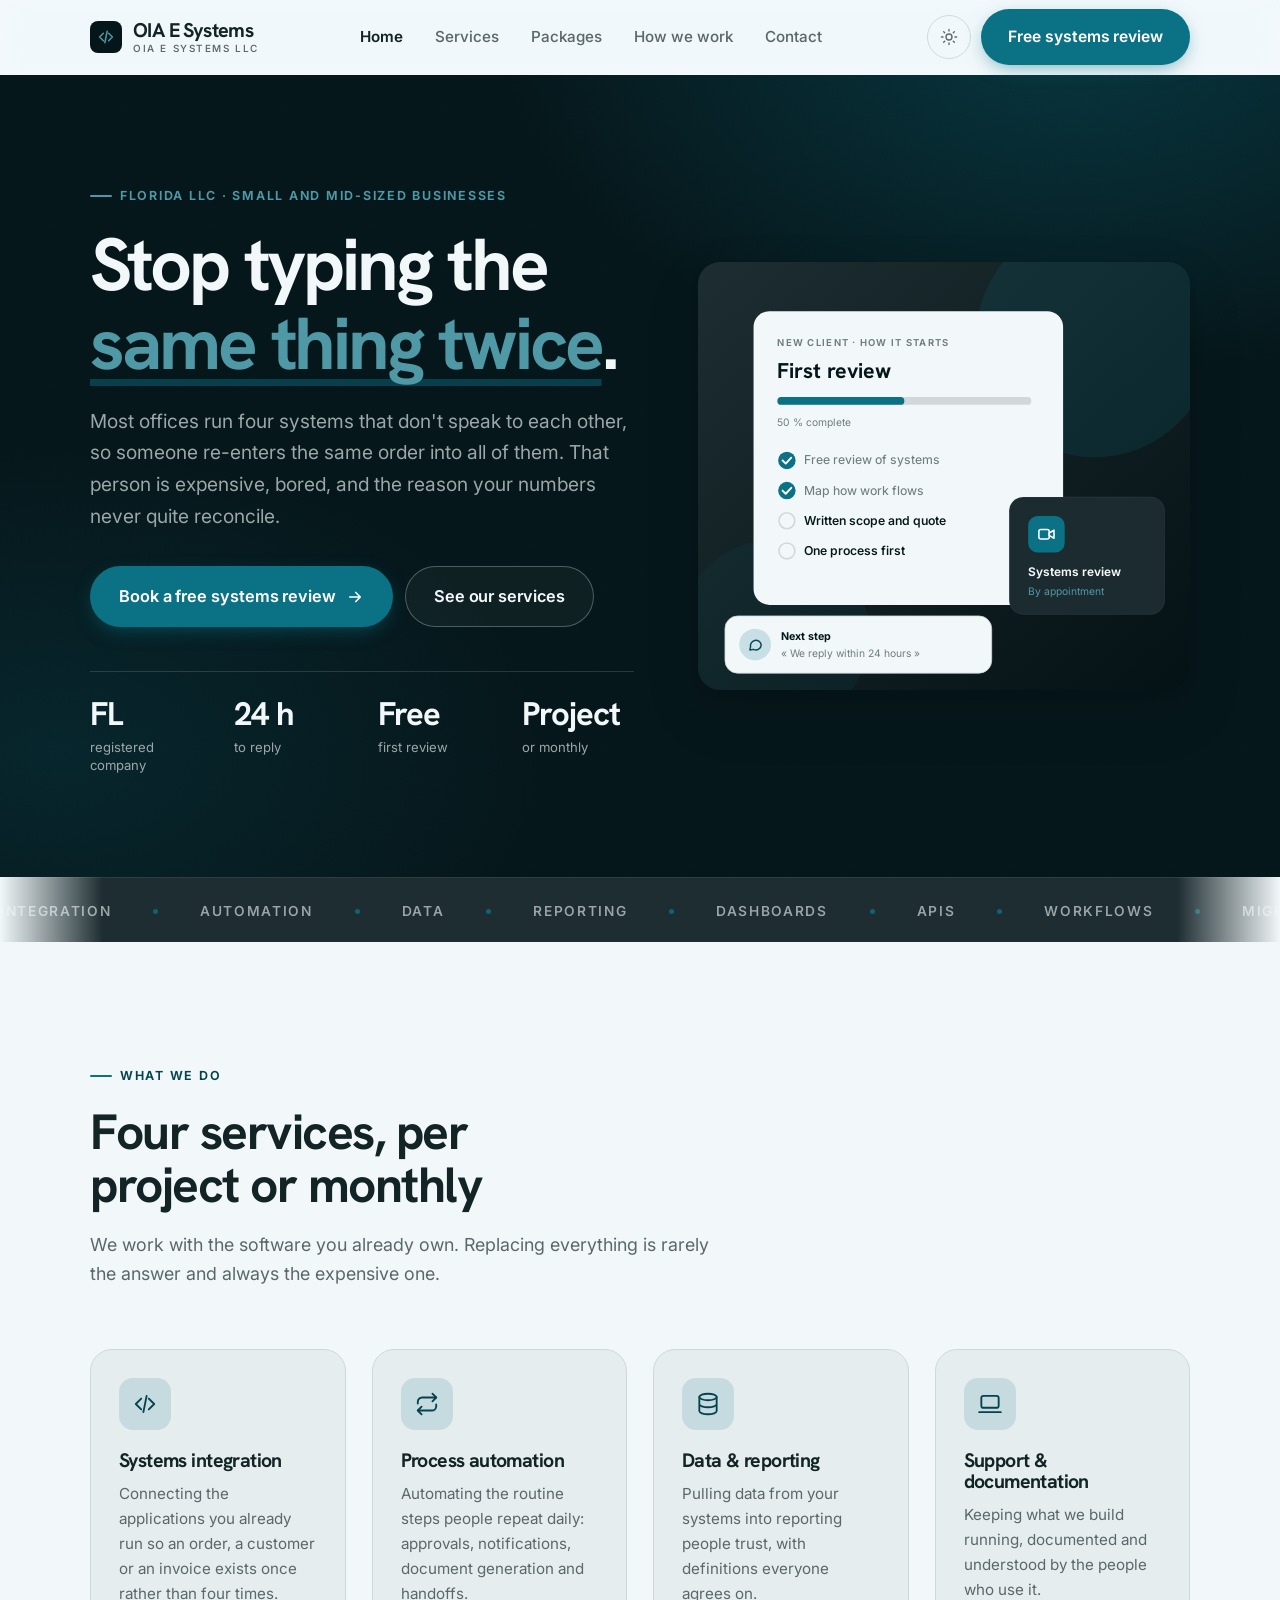
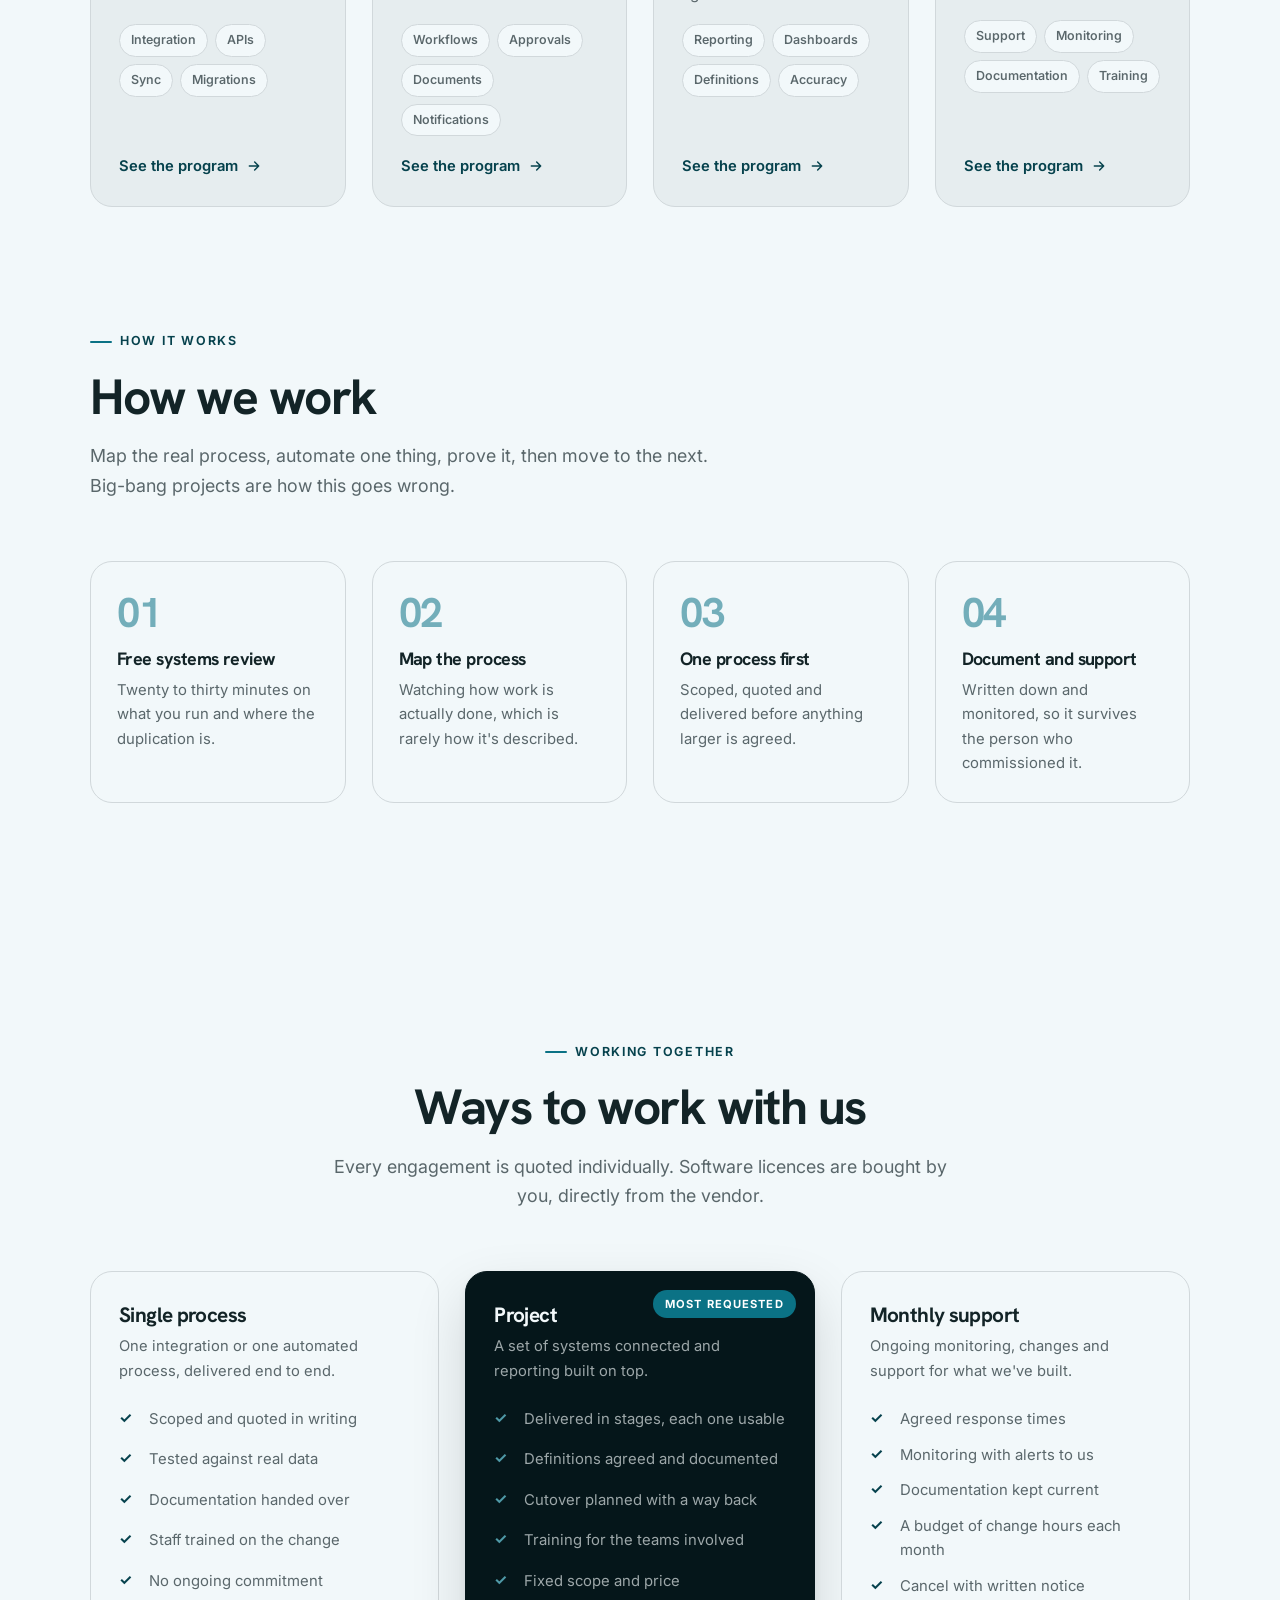
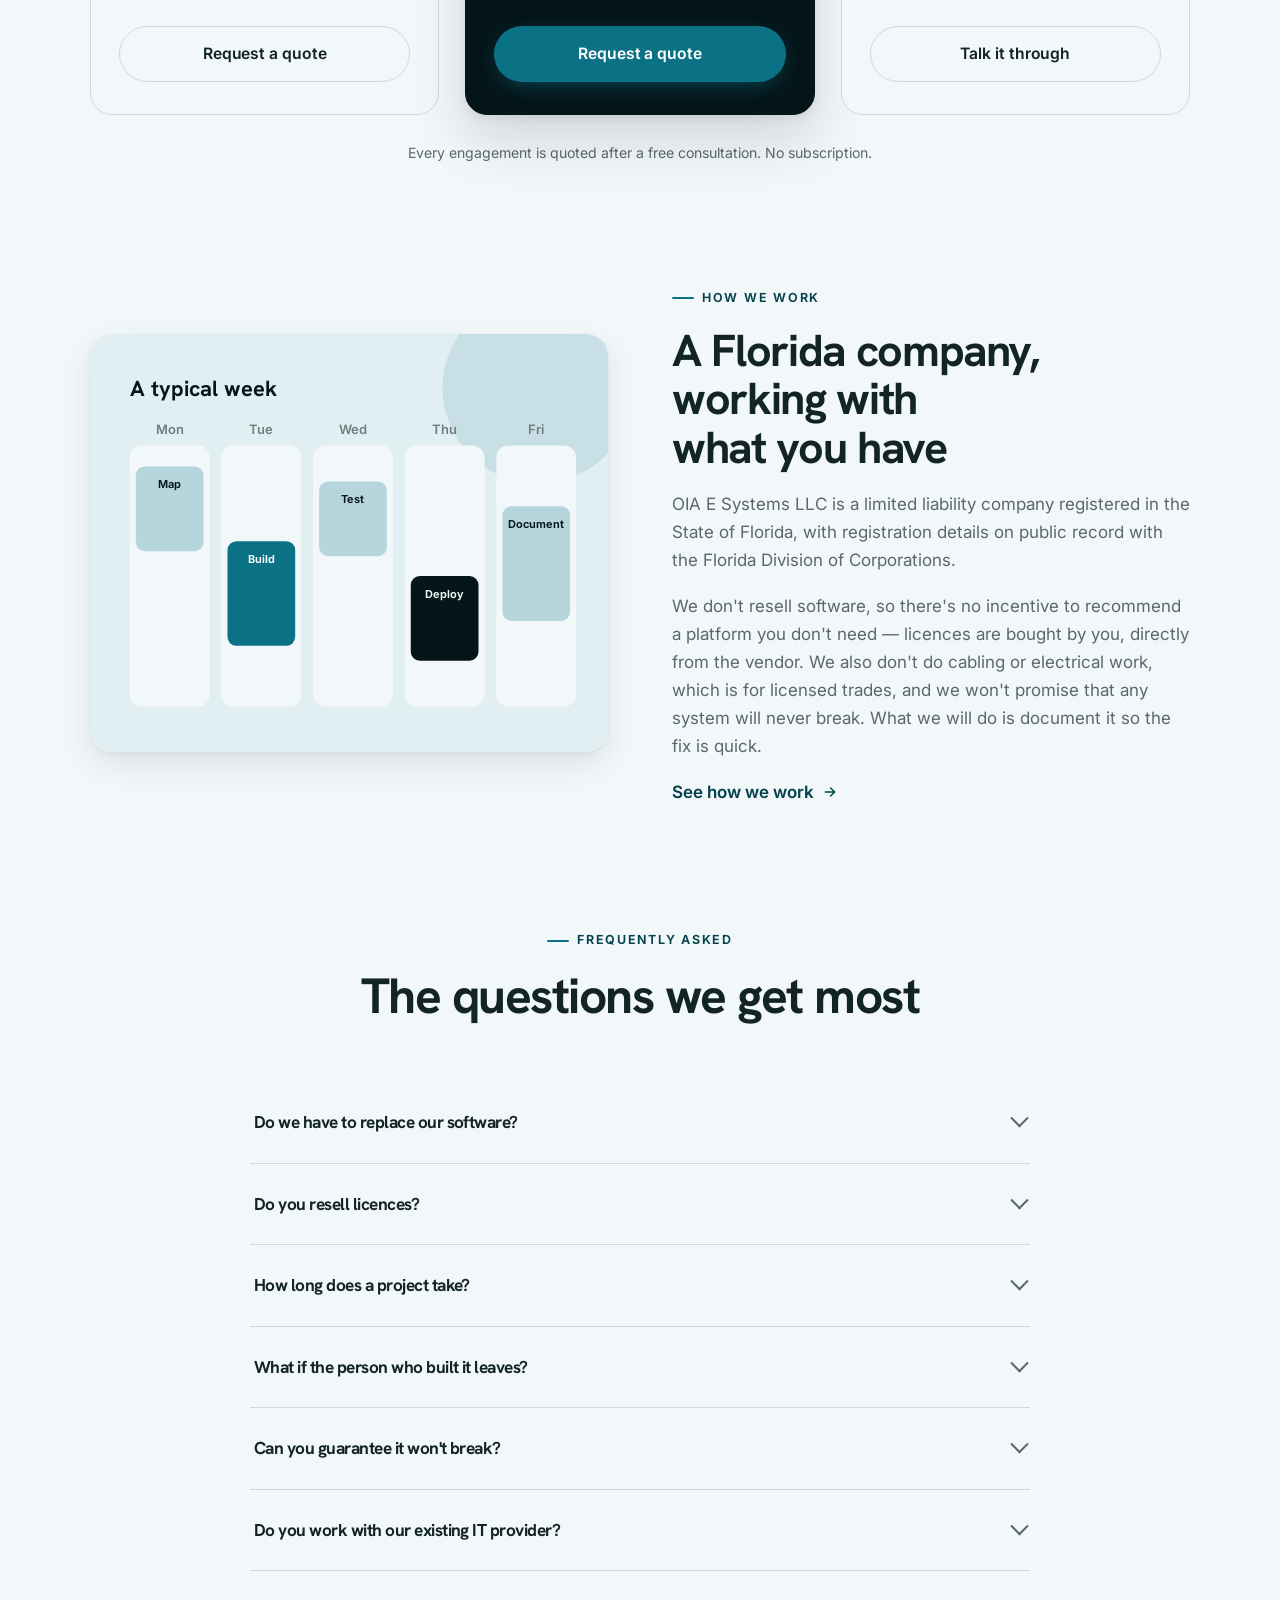
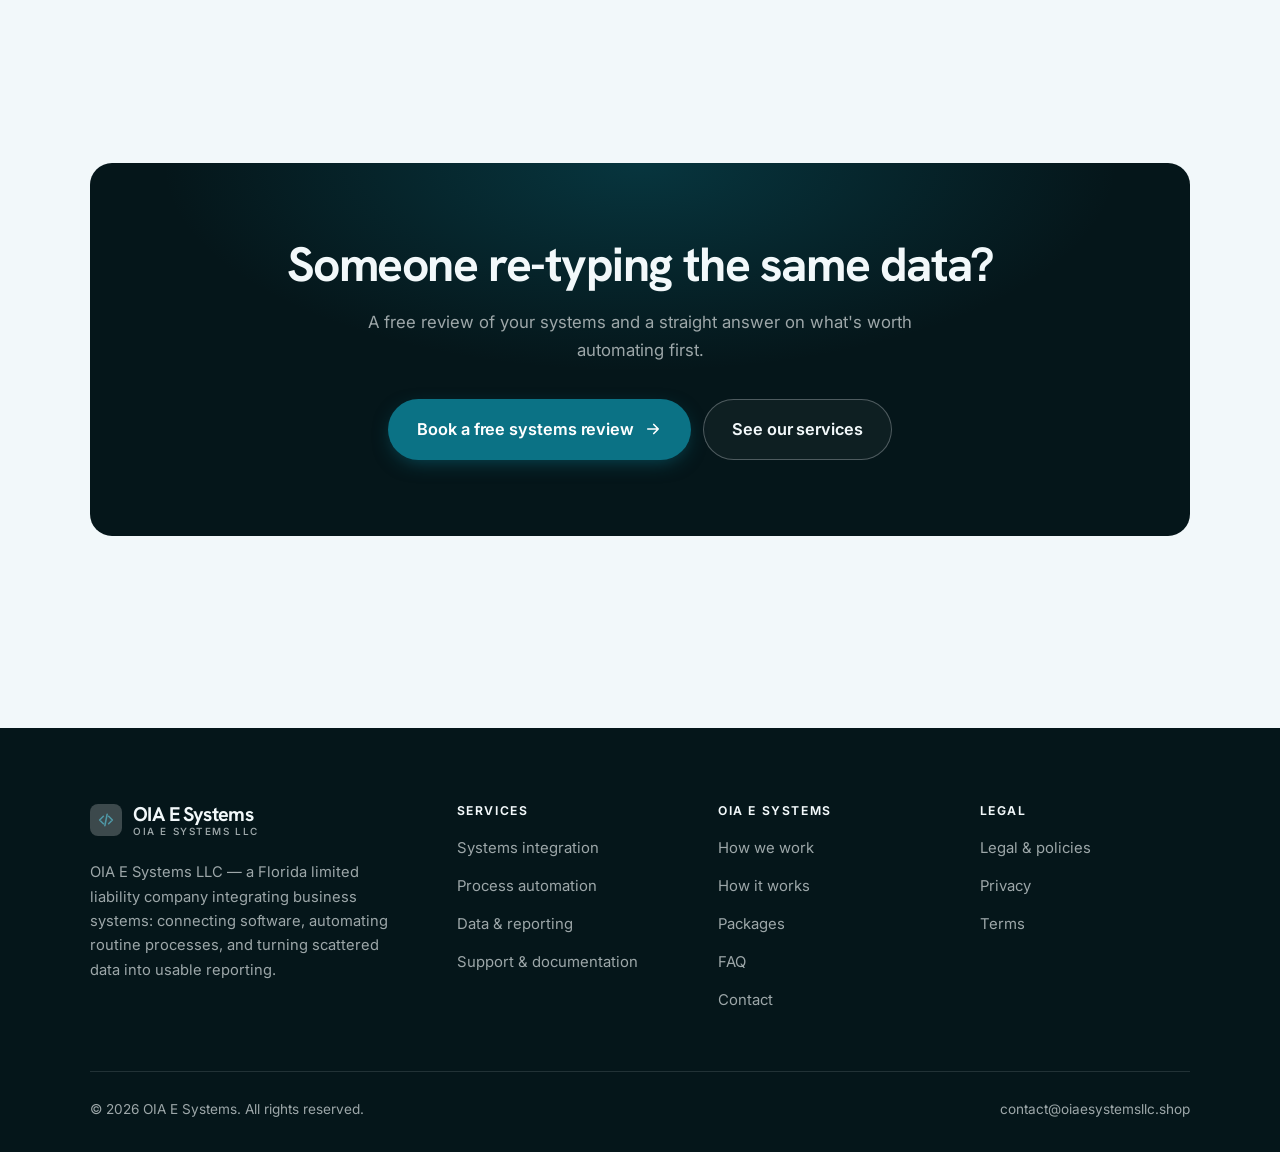
<file: index.html>
<!DOCTYPE html>
<html lang="en" class="no-js">
<head>
<meta charset="utf-8">
<meta name="viewport" content="width=device-width, initial-scale=1">
<title>OIA E Systems LLC — business systems and software integration</title>
<meta name="description" content="OIA E Systems LLC, a Florida company integrating business systems: connecting the software you already run, automating routine work, and building reporting people actually use.">
<link rel="canonical" href="https://oiaesystemsllc.shop/">

<meta property="og:type" content="website">
<meta property="og:url" content="https://oiaesystemsllc.shop/">
<meta property="og:site_name" content="OIA E Systems">
<meta property="og:locale" content="en_US">
<meta property="og:title" content="OIA E Systems LLC — business systems and software integration">
<meta property="og:description" content="OIA E Systems LLC, a Florida company integrating business systems: connecting the software you already run, automating routine work, and building reporting people actually use.">
<meta name="theme-color" content="#05161a">

<link rel="icon" href="assets/img/favicon.svg" type="image/svg+xml">
<link rel="preconnect" href="https://fonts.googleapis.com">
<link rel="preconnect" href="https://fonts.gstatic.com" crossorigin>
<link rel="stylesheet" href="https://fonts.googleapis.com/css2?family=Hanken+Grotesk:wght@400..800&family=Inter:wght@400..700&display=swap">
<link rel="stylesheet" href="assets/css/style.css">

<!-- Thème appliqué avant le premier rendu (évite le flash) -->
<script>
document.documentElement.classList.remove('no-js');
(function(){try{var t=localStorage.getItem('site-theme');if(t){document.documentElement.setAttribute('data-theme',t);}}catch(e){}})();
</script>
<script type="application/ld+json">
{
  "@context": "https://schema.org",
  "@type": "Organization",
  "name": "OIA E Systems",
  "url": "https://oiaesystemsllc.shop/",
  "email": "contact@oiaesystemsllc.shop",
  "description": "OIA E Systems LLC, a Florida company integrating business systems: connecting the software you already run, automating routine work, and building reporting people actually use.",
  "areaServed": "US",
  "knowsLanguage": "en"
}
</script>
</head>

<body>
<a class="skip-link" href="#main">Skip to main content</a>

<header class="site-header">
  <nav class="wrap nav" aria-label="Main navigation">
    <a class="brand" href="index.html">
      <svg class="brand__mark" viewBox="0 0 64 64" aria-hidden="true">
        <rect class="bm-bg" width="64" height="64" rx="16"/>
        <g class="bm-ic" transform="translate(14 14) scale(1.5)" fill="none" stroke-width="2.1" stroke-linecap="round" stroke-linejoin="round"><path d="M8.5 7 3.5 12l5 5M15.5 7l5 5-5 5M13.5 4.5l-3 15"/></g>
      </svg>
      <span>OIA E Systems<span class="brand__sub">OIA E Systems LLC</span></span>
    </a>

    <ul class="nav__links" id="nav-links">
      <li><a href="index.html" aria-current="page">Home</a></li>
      <li><a href="programs.html">Services</a></li>
      <li><a href="index.html#pricing">Packages</a></li>
      <li><a href="about.html">How we work</a></li>
      <li><a href="contact.html">Contact</a></li>
      <li><a class="btn btn--primary" href="contact.html">Free systems review</a></li>
    </ul>

    <div class="nav__cta">
      <button class="theme-toggle" type="button" aria-label="Switch to dark theme">
        <svg class="icon-sun" viewBox="0 0 24 24" fill="none" stroke="currentColor" stroke-width="1.8" stroke-linecap="round" aria-hidden="true"><circle cx="12" cy="12" r="4"/><path d="M12 2v2m0 16v2M2 12h2m16 0h2M4.9 4.9l1.4 1.4m11.4 11.4 1.4 1.4M19.1 4.9l-1.4 1.4M6.3 17.7l-1.4 1.4"/></svg>
        <svg class="icon-moon" viewBox="0 0 24 24" fill="none" stroke="currentColor" stroke-width="1.8" stroke-linecap="round" stroke-linejoin="round" aria-hidden="true"><path d="M21 12.8A9 9 0 1 1 11.2 3a7 7 0 0 0 9.8 9.8z"/></svg>
      </button>
      <a class="btn btn--primary" href="contact.html">Free systems review</a>
      <button class="nav__toggle" type="button" aria-expanded="false" aria-controls="nav-links" aria-label="Open menu">
        <svg class="icon-open" viewBox="0 0 24 24" fill="none" stroke="currentColor" stroke-width="2" stroke-linecap="round" aria-hidden="true"><path d="M3 6h18M3 12h18M3 18h18"/></svg>
        <svg class="icon-close" viewBox="0 0 24 24" fill="none" stroke="currentColor" stroke-width="2" stroke-linecap="round" aria-hidden="true"><path d="M6 6l12 12M18 6L6 18"/></svg>
      </button>
    </div>
  </nav>
</header>

<main id="main">

<section class="hero">
  <div class="wrap hero__inner">
    <div>
      <span class="eyebrow hero__eyebrow">Florida LLC · Small and mid-sized businesses</span>
      <h1>Stop typing the<br> <em>same thing twice</em>.</h1>
      <p class="hero__lede">Most offices run four systems that don't speak to each other, so someone re-enters the same order into all of them. That person is expensive, bored, and the reason your numbers never quite reconcile.</p>

      <div class="hero__actions">
        <a class="btn btn--primary btn--lg" href="contact.html">Book a free systems review <svg viewBox="0 0 24 24" fill="none" stroke="currentColor" stroke-width="2.2" stroke-linecap="round" stroke-linejoin="round" aria-hidden="true"><path d="M5 12h14M13 6l6 6-6 6"/></svg></a>
        <a class="btn btn--on-dark btn--lg" href="programs.html">See our services</a>
      </div>

      <ul class="hero__proof">
        <li><span class="stat__num">FL</span><span class="stat__label">registered company</span></li>
        <li><span class="stat__num">24 h</span><span class="stat__label">to reply</span></li>
        <li><span class="stat__num">Free</span><span class="stat__label">first review</span></li>
        <li><span class="stat__num">Project</span><span class="stat__label">or monthly</span></li>
      </ul>
    </div>

    <div class="hero__art">
      <svg viewBox="0 0 620 540" role="img" aria-label="How a first engagement with OIA E Systems works, from free review to a scoped first process.">
        <defs>
          <linearGradient id="hbg" x1="0" y1="0" x2="1" y2="1">
            <stop offset="0" stop-color="#1e2d31"/><stop offset="1" stop-color="#041215"/>
          </linearGradient>
        </defs>
        <rect width="620" height="540" rx="22" fill="url(#hbg)"/>
        <circle cx="500" cy="96" r="150" fill="#0b7285" opacity=".16"/>
        <circle cx="96" cy="470" r="120" fill="#0b7285" opacity=".08"/>

        <g style="font-family: var(--font-body)">
          <!-- Carte programme -->
          <rect x="70" y="62" width="390" height="370" rx="20" fill="#f2f8fa"/>
          <text x="100" y="106" font-size="12" font-weight="650" letter-spacing="1.6" fill="#707c7f">NEW CLIENT · HOW IT STARTS</text>
          <text x="100" y="146" font-size="27" font-weight="700" fill="#05161a" style="font-family: var(--font-display)">First review</text>
          <rect x="100" y="170" width="320" height="10" rx="5" fill="#d1d8db"/>
          <rect x="100" y="170" width="160" height="10" rx="5" fill="#0b7285"/>
          <text x="100" y="206" font-size="13" fill="#707c7f">50 % complete</text>
          <circle cx="112" cy="250" r="11" fill="#0b7285"/><path d="M106.5 250l4 4 7-7.5" fill="none" stroke="#ffffff" stroke-width="2.4" stroke-linecap="round" stroke-linejoin="round"/><text x="134" y="255" font-size="15.5" fill="#707c7f" font-weight="450">Free review of systems</text>
          <circle cx="112" cy="288" r="11" fill="#0b7285"/><path d="M106.5 288l4 4 7-7.5" fill="none" stroke="#ffffff" stroke-width="2.4" stroke-linecap="round" stroke-linejoin="round"/><text x="134" y="293" font-size="15.5" fill="#707c7f" font-weight="450">Map how work flows</text>
          <circle cx="112" cy="326" r="10" fill="none" stroke="#d1d8db" stroke-width="2"/><text x="134" y="331" font-size="15.5" fill="#05161a" font-weight="560">Written scope and quote</text>
          <circle cx="112" cy="364" r="10" fill="none" stroke="#d1d8db" stroke-width="2"/><text x="134" y="369" font-size="15.5" fill="#05161a" font-weight="560">One process first</text>

          <!-- Carte séance -->
          <rect x="392" y="296" width="196" height="148" rx="18" fill="#1c2b2f" stroke="#ffffff" stroke-opacity=".08"/>
          <rect x="416" y="320" width="46" height="46" rx="12" fill="#0b7285"/>
          <g transform="translate(427 331)" fill="none" stroke="#ffffff" color="#ffffff" stroke-width="2" stroke-linecap="round" stroke-linejoin="round"><rect x="2.5" y="6" width="13" height="12" rx="2.5"/><path d="M15.5 10.5 21.5 7v10l-6-3.5z"/></g>
          <text x="416" y="396" font-size="15" font-weight="650" fill="#f2f8fa">Systems review</text>
          <text x="416" y="420" font-size="13" fill="#4f99a7">By appointment</text>

          <!-- Retour du coach -->
          <rect x="34" y="446" width="336" height="72" rx="16" fill="#f2f8fa" stroke="#d1d8db"/>
          <circle cx="72" cy="482" r="20" fill="#c8e0e5"/>
          <g transform="translate(62 472) scale(.84)" fill="none" stroke="#074a56" stroke-width="2.2" stroke-linecap="round" stroke-linejoin="round"><path d="M21 12a8 8 0 0 1-11.6 7.1L4 20l1-4.6A8 8 0 1 1 21 12z"/></g>
          <text x="104" y="476" font-size="13.5" font-weight="700" fill="#05161a">Next step</text>
          <text x="104" y="498" font-size="13" fill="#707c7f">« We reply within 24 hours »</text>
        </g>
      </svg>
    </div>
  </div>
</section>

<div class="marquee" aria-hidden="true">
  <div class="marquee__track"><span>Integration</span><span>Automation</span><span>Data</span><span>Reporting</span><span>Dashboards</span><span>APIs</span><span>Workflows</span><span>Migrations</span><span>Documentation</span><span>Support</span><span>Integration</span><span>Automation</span><span>Data</span><span>Reporting</span><span>Dashboards</span><span>APIs</span><span>Workflows</span><span>Migrations</span><span>Documentation</span><span>Support</span></div>
</div>

<section class="section wrap" id="programs">
  <div class="section-head reveal">
    <span class="eyebrow">What we do</span>
    <h2>Four services, per project or monthly</h2>
    <p>We work with the software you already own. Replacing everything is rarely the answer and always the expensive one.</p>
  </div>
  <div class="grid grid--4 reveal-group">
    <a class="card" href="programs.html#integration">
      <div class="card__icon"><svg viewBox="0 0 24 24" fill="none" stroke="currentColor" stroke-width="1.7" stroke-linecap="round" stroke-linejoin="round" aria-hidden="true"><path d="M8.5 7 3.5 12l5 5M15.5 7l5 5-5 5M13.5 4.5l-3 15"/></svg></div>
      <h3>Systems integration</h3>
      <p>Connecting the applications you already run so an order, a customer or an invoice exists once rather than four times.</p>
      <ul class="tags"><li>Integration</li><li>APIs</li><li>Sync</li><li>Migrations</li></ul>
      <span class="arrow-link">See the program <svg viewBox="0 0 24 24" fill="none" stroke="currentColor" stroke-width="2.2" stroke-linecap="round" stroke-linejoin="round" aria-hidden="true"><path d="M5 12h14M13 6l6 6-6 6"/></svg></span>
    </a>
    <a class="card" href="programs.html#automation">
      <div class="card__icon"><svg viewBox="0 0 24 24" fill="none" stroke="currentColor" stroke-width="1.7" stroke-linecap="round" stroke-linejoin="round" aria-hidden="true"><path d="M17 2.5l3.5 3.5L17 9.5"/><path d="M3.5 11.5V10A4 4 0 0 1 7.5 6h13M7 21.5 3.5 18 7 14.5"/><path d="M20.5 12.5V14a4 4 0 0 1-4 4h-13"/></svg></div>
      <h3>Process automation</h3>
      <p>Automating the routine steps people repeat daily: approvals, notifications, document generation and handoffs.</p>
      <ul class="tags"><li>Workflows</li><li>Approvals</li><li>Documents</li><li>Notifications</li></ul>
      <span class="arrow-link">See the program <svg viewBox="0 0 24 24" fill="none" stroke="currentColor" stroke-width="2.2" stroke-linecap="round" stroke-linejoin="round" aria-hidden="true"><path d="M5 12h14M13 6l6 6-6 6"/></svg></span>
    </a>
    <a class="card" href="programs.html#data">
      <div class="card__icon"><svg viewBox="0 0 24 24" fill="none" stroke="currentColor" stroke-width="1.7" stroke-linecap="round" stroke-linejoin="round" aria-hidden="true"><ellipse cx="12" cy="5.5" rx="8" ry="3"/><path d="M4 5.5v13c0 1.7 3.6 3 8 3s8-1.3 8-3v-13M4 12c0 1.7 3.6 3 8 3s8-1.3 8-3"/></svg></div>
      <h3>Data &amp; reporting</h3>
      <p>Pulling data from your systems into reporting people trust, with definitions everyone agrees on.</p>
      <ul class="tags"><li>Reporting</li><li>Dashboards</li><li>Definitions</li><li>Accuracy</li></ul>
      <span class="arrow-link">See the program <svg viewBox="0 0 24 24" fill="none" stroke="currentColor" stroke-width="2.2" stroke-linecap="round" stroke-linejoin="round" aria-hidden="true"><path d="M5 12h14M13 6l6 6-6 6"/></svg></span>
    </a>
    <a class="card" href="programs.html#support">
      <div class="card__icon"><svg viewBox="0 0 24 24" fill="none" stroke="currentColor" stroke-width="1.7" stroke-linecap="round" stroke-linejoin="round" aria-hidden="true"><rect x="4" y="4.5" width="16" height="11" rx="2"/><path d="M2 19.5h20"/></svg></div>
      <h3>Support &amp; documentation</h3>
      <p>Keeping what we build running, documented and understood by the people who use it.</p>
      <ul class="tags"><li>Support</li><li>Monitoring</li><li>Documentation</li><li>Training</li></ul>
      <span class="arrow-link">See the program <svg viewBox="0 0 24 24" fill="none" stroke="currentColor" stroke-width="2.2" stroke-linecap="round" stroke-linejoin="round" aria-hidden="true"><path d="M5 12h14M13 6l6 6-6 6"/></svg></span>
    </a>
  </div>
</section>

<section class="section section--flush wrap" id="how-it-works">
  <div class="section-head reveal">
    <span class="eyebrow">How it works</span>
    <h2>How we work</h2>
    <p>Map the real process, automate one thing, prove it, then move to the next. Big-bang projects are how this goes wrong.</p>
  </div>
  <div class="grid grid--4 steps reveal-group">
    <article class="step">
      <h3>Free systems review</h3>
      <p>Twenty to thirty minutes on what you run and where the duplication is.</p>
    </article>
    <article class="step">
      <h3>Map the process</h3>
      <p>Watching how work is actually done, which is rarely how it's described.</p>
    </article>
    <article class="step">
      <h3>One process first</h3>
      <p>Scoped, quoted and delivered before anything larger is agreed.</p>
    </article>
    <article class="step">
      <h3>Document and support</h3>
      <p>Written down and monitored, so it survives the person who commissioned it.</p>
    </article>
  </div>
</section>

<section class="section wrap" id="pricing">
  <div class="section-head section-head--center reveal">
    <span class="eyebrow">Working together</span>
    <h2>Ways to work with us</h2>
    <p>Every engagement is quoted individually. Software licences are bought by you, directly from the vendor.</p>
  </div>
  <div class="grid grid--3 plans reveal-group">
    <article class="plan">
      
      <h3>Single process</h3>
      <p class="plan__desc">One integration or one automated process, delivered end to end.</p>
      
      <ul class="plan__features">
        <li>Scoped and quoted in writing</li>
        <li>Tested against real data</li>
        <li>Documentation handed over</li>
        <li>Staff trained on the change</li>
        <li>No ongoing commitment</li>
      </ul>
      <a class="btn btn--ghost btn--block" href="contact.html">Request a quote</a>
    </article>
    <article class="plan plan--featured">
      <span class="plan__tag">Most requested</span>
      <h3>Project</h3>
      <p class="plan__desc">A set of systems connected and reporting built on top.</p>
      
      <ul class="plan__features">
        <li>Delivered in stages, each one usable</li>
        <li>Definitions agreed and documented</li>
        <li>Cutover planned with a way back</li>
        <li>Training for the teams involved</li>
        <li>Fixed scope and price</li>
      </ul>
      <a class="btn btn--primary btn--block" href="contact.html">Request a quote</a>
    </article>
    <article class="plan">
      
      <h3>Monthly support</h3>
      <p class="plan__desc">Ongoing monitoring, changes and support for what we've built.</p>
      
      <ul class="plan__features">
        <li>Agreed response times</li>
        <li>Monitoring with alerts to us</li>
        <li>Documentation kept current</li>
        <li>A budget of change hours each month</li>
        <li>Cancel with written notice</li>
      </ul>
      <a class="btn btn--ghost btn--block" href="contact.html">Talk it through</a>
    </article>
  </div>
  <p class="plans-note">Every engagement is quoted after a free consultation. No subscription.</p>
</section>

<section class="section section--flush wrap">
  <div class="split reveal">
    <div class="split__art">
      <svg viewBox="0 0 520 420" role="img" aria-label="Example of a typical week: Map, Build, Test, Deploy, Document.">
        <rect width="520" height="420" rx="20" fill="#e2eff2"/>
        <circle cx="450" cy="54" r="96" fill="#0b7285" opacity=".12"/>
        <g style="font-family: var(--font-body)">
        <text x="40" y="62" font-size="22" font-weight="700" fill="#05161a" style="font-family: var(--font-display)">A typical week</text>
        <text x="80" y="100" text-anchor="middle" font-size="13" font-weight="600" fill="#707c7f">Mon</text>
        <rect x="40" y="112" width="80" height="262" rx="12" fill="#f2f8fa"/>
        <rect x="46" y="133" width="68" height="85" rx="9" fill="#b6d5dc"/>
        <text x="80" y="155" text-anchor="middle" font-size="11" font-weight="650" fill="#05161a">Map</text>
        <text x="172" y="100" text-anchor="middle" font-size="13" font-weight="600" fill="#707c7f">Tue</text>
        <rect x="132" y="112" width="80" height="262" rx="12" fill="#f2f8fa"/>
        <rect x="138" y="208" width="68" height="105" rx="9" fill="#0b7285"/>
        <text x="172" y="230" text-anchor="middle" font-size="11" font-weight="650" fill="#ffffff">Build</text>
        <text x="264" y="100" text-anchor="middle" font-size="13" font-weight="600" fill="#707c7f">Wed</text>
        <rect x="224" y="112" width="80" height="262" rx="12" fill="#f2f8fa"/>
        <rect x="230" y="148" width="68" height="75" rx="9" fill="#b6d5dc"/>
        <text x="264" y="170" text-anchor="middle" font-size="11" font-weight="650" fill="#05161a">Test</text>
        <text x="356" y="100" text-anchor="middle" font-size="13" font-weight="600" fill="#707c7f">Thu</text>
        <rect x="316" y="112" width="80" height="262" rx="12" fill="#f2f8fa"/>
        <rect x="322" y="243" width="68" height="85" rx="9" fill="#05161a"/>
        <text x="356" y="265" text-anchor="middle" font-size="11" font-weight="650" fill="#f2f8fa">Deploy</text>
        <text x="448" y="100" text-anchor="middle" font-size="13" font-weight="600" fill="#707c7f">Fri</text>
        <rect x="408" y="112" width="80" height="262" rx="12" fill="#f2f8fa"/>
        <rect x="414" y="173" width="68" height="115" rx="9" fill="#b6d5dc"/>
        <text x="448" y="195" text-anchor="middle" font-size="11" font-weight="650" fill="#05161a">Document</text>
        </g>
      </svg>
    </div>
    <div>
      <span class="eyebrow">How we work</span>
      <h2>A Florida company, working with what you have</h2>
      <p>OIA E Systems LLC is a limited liability company registered in the State of Florida, with registration details on public record with the Florida Division of Corporations.</p>
      <p>We don't resell software, so there's no incentive to recommend a platform you don't need — licences are bought by you, directly from the vendor. We also don't do cabling or electrical work, which is for licensed trades, and we won't promise that any system will never break. What we will do is document it so the fix is quick.</p>
      <p><a class="arrow-link" href="about.html">See how we work <svg viewBox="0 0 24 24" fill="none" stroke="currentColor" stroke-width="2.2" stroke-linecap="round" stroke-linejoin="round" aria-hidden="true"><path d="M5 12h14M13 6l6 6-6 6"/></svg></a></p>
    </div>
  </div>
</section>

<section class="section section--flush wrap" id="faq">
  <div class="section-head section-head--center reveal">
    <span class="eyebrow">Frequently asked</span>
    <h2>The questions we get most</h2>
  </div>
  <div class="faq reveal">
    <details>
      <summary>Do we have to replace our software?</summary>
      <p>Usually not. Most of the value comes from connecting what you already run and own. Replacement is a last resort, not a starting point.</p>
    </details>
    <details>
      <summary>Do you resell licences?</summary>
      <p>No. You buy directly from the vendor, which keeps the pricing visible and our advice honest.</p>
    </details>
    <details>
      <summary>How long does a project take?</summary>
      <p>A single process is often a few weeks. We deliver in stages so something useful lands early rather than everything arriving at the end.</p>
    </details>
    <details>
      <summary>What if the person who built it leaves?</summary>
      <p>That's why documentation is part of every engagement. The system should be understandable by someone who wasn't there when it was built.</p>
    </details>
    <details>
      <summary>Can you guarantee it won't break?</summary>
      <p>No. Third-party software changes and things fail. We monitor, document and respond quickly, which is what can honestly be promised.</p>
    </details>
    <details>
      <summary>Do you work with our existing IT provider?</summary>
      <p>Yes, routinely. We handle systems and data; they handle devices and infrastructure, and we'll coordinate rather than compete.</p>
    </details>
  </div>
</section>

<section class="wrap section--tight">
  <div class="cta-band reveal">
    <h2>Someone re-typing the same data?</h2>
    <p>A free review of your systems and a straight answer on what's worth automating first.</p>
    <div class="hero__actions">
      <a class="btn btn--primary btn--lg" href="contact.html">Book a free systems review <svg viewBox="0 0 24 24" fill="none" stroke="currentColor" stroke-width="2.2" stroke-linecap="round" stroke-linejoin="round" aria-hidden="true"><path d="M5 12h14M13 6l6 6-6 6"/></svg></a>
      <a class="btn btn--on-dark btn--lg" href="programs.html">See our services</a>
    </div>
  </div>
</section>

</main>

<footer class="site-footer">
  <div class="wrap">
    <div class="footer__grid">
      <div class="footer__brand">
        <a class="brand" href="index.html">
          <svg class="brand__mark" viewBox="0 0 64 64" aria-hidden="true">
        <rect class="bm-bg" width="64" height="64" rx="16"/>
        <g class="bm-ic" transform="translate(14 14) scale(1.5)" fill="none" stroke-width="2.1" stroke-linecap="round" stroke-linejoin="round"><path d="M8.5 7 3.5 12l5 5M15.5 7l5 5-5 5M13.5 4.5l-3 15"/></g>
      </svg>
          <span>OIA E Systems<span class="brand__sub">OIA E Systems LLC</span></span>
        </a>
        <p>OIA E Systems LLC — a Florida limited liability company integrating business systems: connecting software, automating routine processes, and turning scattered data into usable reporting.</p>
      </div>

      <div class="footer__col">
        <h4>Services</h4>
        <ul>
          <li><a href="programs.html#integration">Systems integration</a></li>
          <li><a href="programs.html#automation">Process automation</a></li>
          <li><a href="programs.html#data">Data &amp; reporting</a></li>
          <li><a href="programs.html#support">Support &amp; documentation</a></li>
        </ul>
      </div>

      <div class="footer__col">
        <h4>OIA E Systems</h4>
        <ul>
          <li><a href="about.html">How we work</a></li>
          <li><a href="index.html#how-it-works">How it works</a></li>
          <li><a href="index.html#pricing">Packages</a></li>
          <li><a href="index.html#faq">FAQ</a></li>
          <li><a href="contact.html">Contact</a></li>
        </ul>
      </div>

      <div class="footer__col">
        <h4>Legal</h4>
        <ul>
          <li><a href="legal.html">Legal &amp; policies</a></li>
          <li><a href="legal.html#privacy">Privacy</a></li>
          <li><a href="legal.html#terms">Terms</a></li>
        </ul>
      </div>
    </div>

    <div class="footer__bottom">
      <p>© <span data-year>2026</span> OIA E Systems. All rights reserved.</p>
      <p><a href="mailto:contact@oiaesystemsllc.shop">contact@oiaesystemsllc.shop</a></p>
    </div>
  </div>
</footer>

<script src="assets/js/main.js" defer></script>
</body>
</html>
</file>
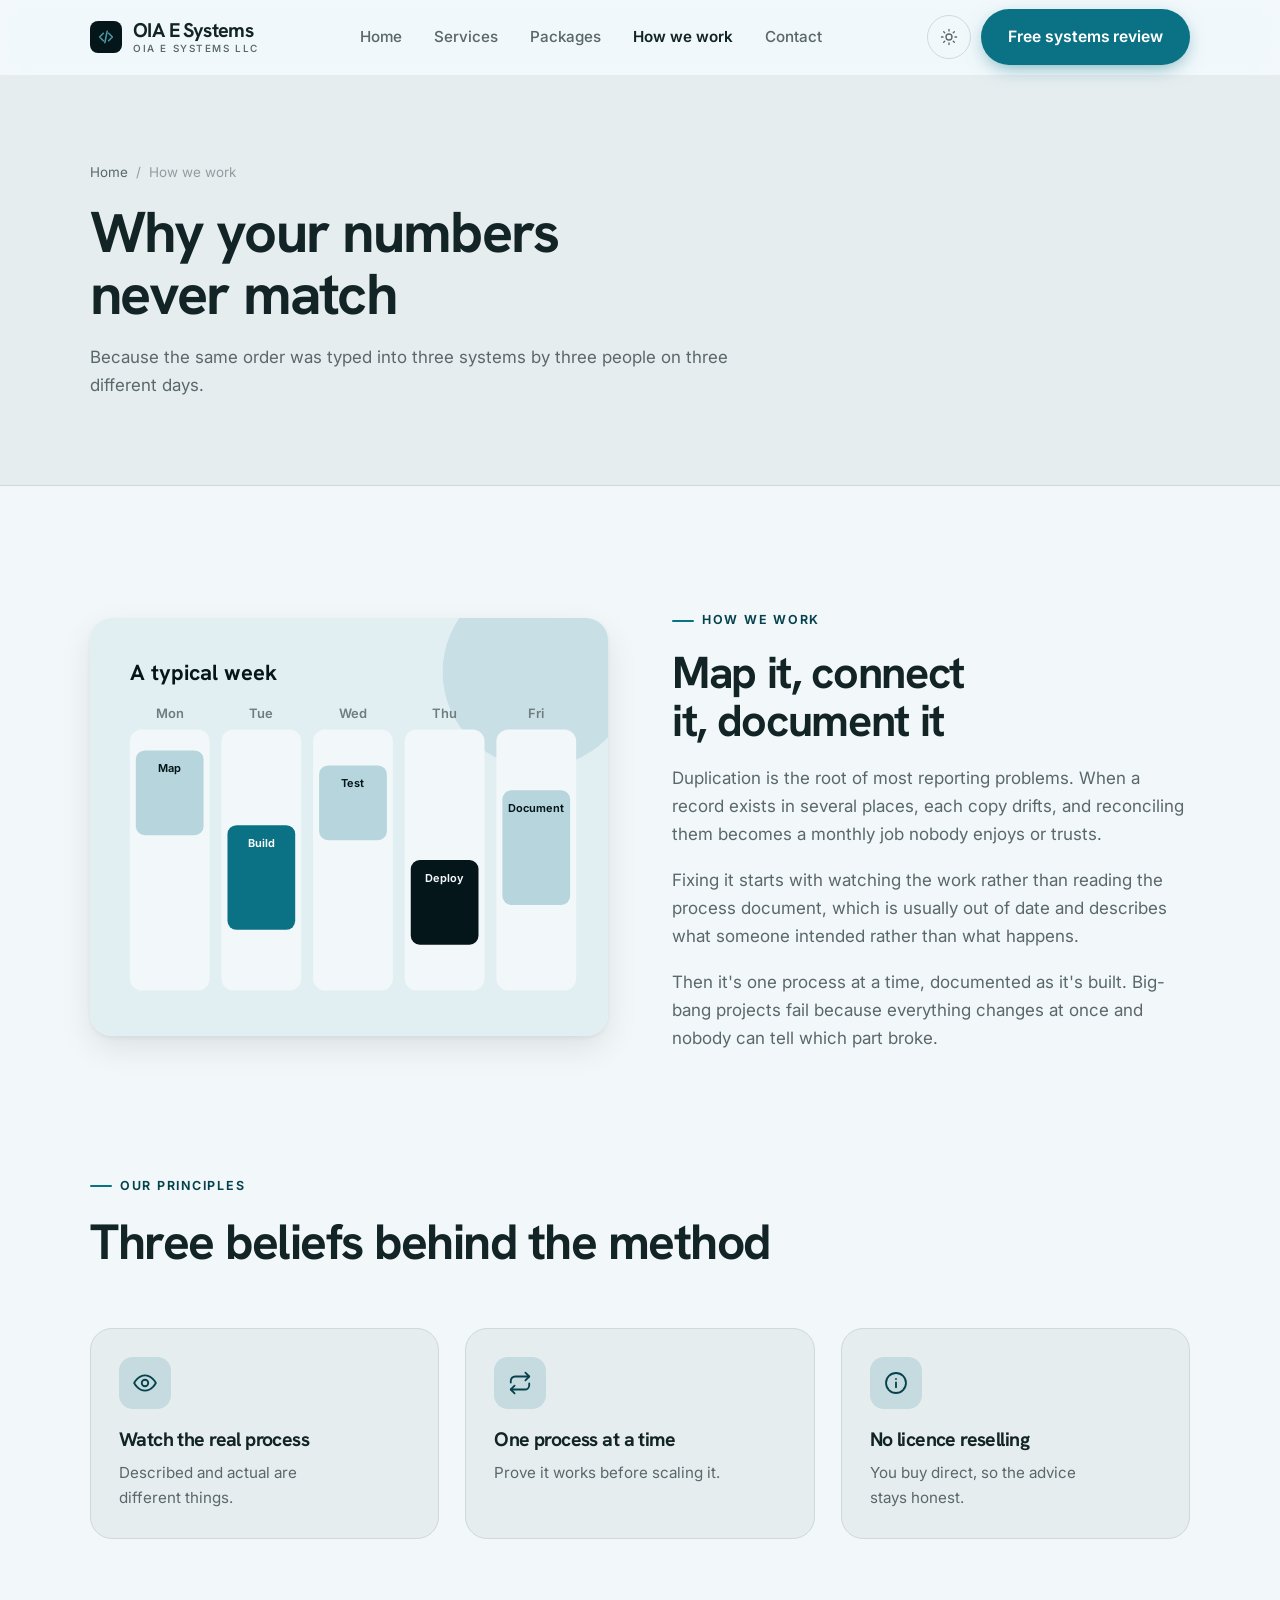
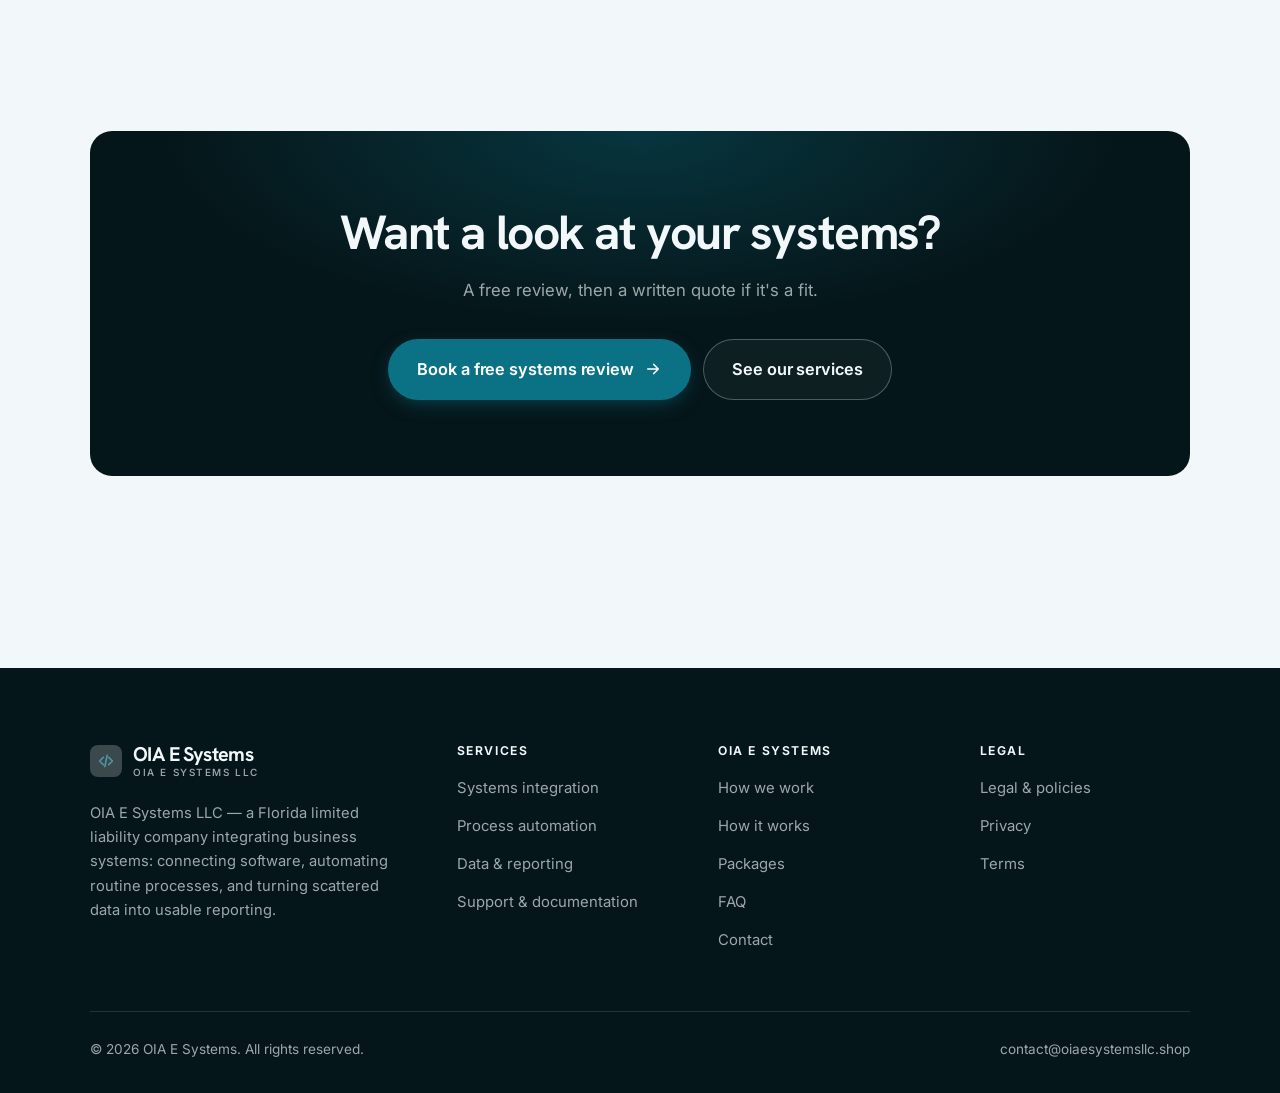
<file: about.html>
<!DOCTYPE html>
<html lang="en" class="no-js">
<head>
<meta charset="utf-8">
<meta name="viewport" content="width=device-width, initial-scale=1">
<title>How we work — OIA E Systems</title>
<meta name="description" content="About OIA E Systems LLC, a Florida limited liability company integrating business systems.">
<link rel="canonical" href="https://oiaesystemsllc.shop/about.html">

<meta property="og:type" content="website">
<meta property="og:url" content="https://oiaesystemsllc.shop/about.html">
<meta property="og:site_name" content="OIA E Systems">
<meta property="og:locale" content="en_US">
<meta property="og:title" content="How we work — OIA E Systems">
<meta property="og:description" content="About OIA E Systems LLC, a Florida limited liability company integrating business systems.">
<meta name="theme-color" content="#05161a">

<link rel="icon" href="assets/img/favicon.svg" type="image/svg+xml">
<link rel="preconnect" href="https://fonts.googleapis.com">
<link rel="preconnect" href="https://fonts.gstatic.com" crossorigin>
<link rel="stylesheet" href="https://fonts.googleapis.com/css2?family=Hanken+Grotesk:wght@400..800&family=Inter:wght@400..700&display=swap">
<link rel="stylesheet" href="assets/css/style.css">

<!-- Thème appliqué avant le premier rendu (évite le flash) -->
<script>
document.documentElement.classList.remove('no-js');
(function(){try{var t=localStorage.getItem('site-theme');if(t){document.documentElement.setAttribute('data-theme',t);}}catch(e){}})();
</script>
</head>

<body>
<a class="skip-link" href="#main">Skip to main content</a>

<header class="site-header">
  <nav class="wrap nav" aria-label="Main navigation">
    <a class="brand" href="index.html">
      <svg class="brand__mark" viewBox="0 0 64 64" aria-hidden="true">
        <rect class="bm-bg" width="64" height="64" rx="16"/>
        <g class="bm-ic" transform="translate(14 14) scale(1.5)" fill="none" stroke-width="2.1" stroke-linecap="round" stroke-linejoin="round"><path d="M8.5 7 3.5 12l5 5M15.5 7l5 5-5 5M13.5 4.5l-3 15"/></g>
      </svg>
      <span>OIA E Systems<span class="brand__sub">OIA E Systems LLC</span></span>
    </a>

    <ul class="nav__links" id="nav-links">
      <li><a href="index.html">Home</a></li>
      <li><a href="programs.html">Services</a></li>
      <li><a href="index.html#pricing">Packages</a></li>
      <li><a href="about.html" aria-current="page">How we work</a></li>
      <li><a href="contact.html">Contact</a></li>
      <li><a class="btn btn--primary" href="contact.html">Free systems review</a></li>
    </ul>

    <div class="nav__cta">
      <button class="theme-toggle" type="button" aria-label="Switch to dark theme">
        <svg class="icon-sun" viewBox="0 0 24 24" fill="none" stroke="currentColor" stroke-width="1.8" stroke-linecap="round" aria-hidden="true"><circle cx="12" cy="12" r="4"/><path d="M12 2v2m0 16v2M2 12h2m16 0h2M4.9 4.9l1.4 1.4m11.4 11.4 1.4 1.4M19.1 4.9l-1.4 1.4M6.3 17.7l-1.4 1.4"/></svg>
        <svg class="icon-moon" viewBox="0 0 24 24" fill="none" stroke="currentColor" stroke-width="1.8" stroke-linecap="round" stroke-linejoin="round" aria-hidden="true"><path d="M21 12.8A9 9 0 1 1 11.2 3a7 7 0 0 0 9.8 9.8z"/></svg>
      </button>
      <a class="btn btn--primary" href="contact.html">Free systems review</a>
      <button class="nav__toggle" type="button" aria-expanded="false" aria-controls="nav-links" aria-label="Open menu">
        <svg class="icon-open" viewBox="0 0 24 24" fill="none" stroke="currentColor" stroke-width="2" stroke-linecap="round" aria-hidden="true"><path d="M3 6h18M3 12h18M3 18h18"/></svg>
        <svg class="icon-close" viewBox="0 0 24 24" fill="none" stroke="currentColor" stroke-width="2" stroke-linecap="round" aria-hidden="true"><path d="M6 6l12 12M18 6L6 18"/></svg>
      </button>
    </div>
  </nav>
</header>

<main id="main">

<section class="page-head">
  <div class="wrap">
    <nav class="breadcrumb" aria-label="Breadcrumb">
      <a href="index.html">Home</a><span>/</span><span aria-current="page">How we work</span>
    </nav>
    <h1>Why your numbers never match</h1>
    <p>Because the same order was typed into three systems by three people on three different days.</p>
  </div>
</section>

<section class="section wrap">
  <div class="split reveal">
    <div class="split__art">
      <svg viewBox="0 0 520 420" role="img" aria-label="Example of a typical week: Map, Build, Test, Deploy, Document.">
        <rect width="520" height="420" rx="20" fill="#e2eff2"/>
        <circle cx="450" cy="54" r="96" fill="#0b7285" opacity=".12"/>
        <g style="font-family: var(--font-body)">
        <text x="40" y="62" font-size="22" font-weight="700" fill="#05161a" style="font-family: var(--font-display)">A typical week</text>
        <text x="80" y="100" text-anchor="middle" font-size="13" font-weight="600" fill="#707c7f">Mon</text>
        <rect x="40" y="112" width="80" height="262" rx="12" fill="#f2f8fa"/>
        <rect x="46" y="133" width="68" height="85" rx="9" fill="#b6d5dc"/>
        <text x="80" y="155" text-anchor="middle" font-size="11" font-weight="650" fill="#05161a">Map</text>
        <text x="172" y="100" text-anchor="middle" font-size="13" font-weight="600" fill="#707c7f">Tue</text>
        <rect x="132" y="112" width="80" height="262" rx="12" fill="#f2f8fa"/>
        <rect x="138" y="208" width="68" height="105" rx="9" fill="#0b7285"/>
        <text x="172" y="230" text-anchor="middle" font-size="11" font-weight="650" fill="#ffffff">Build</text>
        <text x="264" y="100" text-anchor="middle" font-size="13" font-weight="600" fill="#707c7f">Wed</text>
        <rect x="224" y="112" width="80" height="262" rx="12" fill="#f2f8fa"/>
        <rect x="230" y="148" width="68" height="75" rx="9" fill="#b6d5dc"/>
        <text x="264" y="170" text-anchor="middle" font-size="11" font-weight="650" fill="#05161a">Test</text>
        <text x="356" y="100" text-anchor="middle" font-size="13" font-weight="600" fill="#707c7f">Thu</text>
        <rect x="316" y="112" width="80" height="262" rx="12" fill="#f2f8fa"/>
        <rect x="322" y="243" width="68" height="85" rx="9" fill="#05161a"/>
        <text x="356" y="265" text-anchor="middle" font-size="11" font-weight="650" fill="#f2f8fa">Deploy</text>
        <text x="448" y="100" text-anchor="middle" font-size="13" font-weight="600" fill="#707c7f">Fri</text>
        <rect x="408" y="112" width="80" height="262" rx="12" fill="#f2f8fa"/>
        <rect x="414" y="173" width="68" height="115" rx="9" fill="#b6d5dc"/>
        <text x="448" y="195" text-anchor="middle" font-size="11" font-weight="650" fill="#05161a">Document</text>
        </g>
      </svg>
    </div>
    <div>
      <span class="eyebrow">How we work</span>
      <h2>Map it, connect it, document it</h2>
      <p>Duplication is the root of most reporting problems. When a record exists in several places, each copy drifts, and reconciling them becomes a monthly job nobody enjoys or trusts.</p>
      <p>Fixing it starts with watching the work rather than reading the process document, which is usually out of date and describes what someone intended rather than what happens.</p>
      <p>Then it's one process at a time, documented as it's built. Big-bang projects fail because everything changes at once and nobody can tell which part broke.</p>
      <!--
        TO DO: add a short introduction of the coach (name, real background),
        with a photo if possible. Do not invent credentials — see README.md.
      -->
    </div>
  </div>
</section>

<section class="section section--flush wrap">
  <div class="section-head reveal">
    <span class="eyebrow">Our principles</span>
    <h2>Three beliefs behind the method</h2>
  </div>
  <div class="grid grid--3 reveal-group">
    <article class="card">
      <div class="card__icon"><svg viewBox="0 0 24 24" fill="none" stroke="currentColor" stroke-width="1.7" stroke-linecap="round" stroke-linejoin="round" aria-hidden="true"><path d="M2 12s3.6-7 10-7 10 7 10 7-3.6 7-10 7S2 12 2 12z"/><circle cx="12" cy="12" r="3"/></svg></div>
      <h3>Watch the real process</h3>
      <p>Described and actual are different things.</p>
    </article>
    <article class="card">
      <div class="card__icon"><svg viewBox="0 0 24 24" fill="none" stroke="currentColor" stroke-width="1.7" stroke-linecap="round" stroke-linejoin="round" aria-hidden="true"><path d="M17 2.5l3.5 3.5L17 9.5"/><path d="M3.5 11.5V10A4 4 0 0 1 7.5 6h13M7 21.5 3.5 18 7 14.5"/><path d="M20.5 12.5V14a4 4 0 0 1-4 4h-13"/></svg></div>
      <h3>One process at a time</h3>
      <p>Prove it works before scaling it.</p>
    </article>
    <article class="card">
      <div class="card__icon"><svg viewBox="0 0 24 24" fill="none" stroke="currentColor" stroke-width="1.7" stroke-linecap="round" stroke-linejoin="round" aria-hidden="true"><circle cx="12" cy="12" r="9.2"/><path d="M12 16v-4.5M12 8.2v.1"/></svg></div>
      <h3>No licence reselling</h3>
      <p>You buy direct, so the advice stays honest.</p>
    </article>
  </div>
</section>

<section class="wrap section--tight">
  <div class="cta-band reveal">
    <h2>Want a look at your systems?</h2>
    <p>A free review, then a written quote if it's a fit.</p>
    <div class="hero__actions">
      <a class="btn btn--primary btn--lg" href="contact.html">Book a free systems review <svg viewBox="0 0 24 24" fill="none" stroke="currentColor" stroke-width="2.2" stroke-linecap="round" stroke-linejoin="round" aria-hidden="true"><path d="M5 12h14M13 6l6 6-6 6"/></svg></a>
      <a class="btn btn--on-dark btn--lg" href="programs.html">See our services</a>
    </div>
  </div>
</section>

</main>

<footer class="site-footer">
  <div class="wrap">
    <div class="footer__grid">
      <div class="footer__brand">
        <a class="brand" href="index.html">
          <svg class="brand__mark" viewBox="0 0 64 64" aria-hidden="true">
        <rect class="bm-bg" width="64" height="64" rx="16"/>
        <g class="bm-ic" transform="translate(14 14) scale(1.5)" fill="none" stroke-width="2.1" stroke-linecap="round" stroke-linejoin="round"><path d="M8.5 7 3.5 12l5 5M15.5 7l5 5-5 5M13.5 4.5l-3 15"/></g>
      </svg>
          <span>OIA E Systems<span class="brand__sub">OIA E Systems LLC</span></span>
        </a>
        <p>OIA E Systems LLC — a Florida limited liability company integrating business systems: connecting software, automating routine processes, and turning scattered data into usable reporting.</p>
      </div>

      <div class="footer__col">
        <h4>Services</h4>
        <ul>
          <li><a href="programs.html#integration">Systems integration</a></li>
          <li><a href="programs.html#automation">Process automation</a></li>
          <li><a href="programs.html#data">Data &amp; reporting</a></li>
          <li><a href="programs.html#support">Support &amp; documentation</a></li>
        </ul>
      </div>

      <div class="footer__col">
        <h4>OIA E Systems</h4>
        <ul>
          <li><a href="about.html">How we work</a></li>
          <li><a href="index.html#how-it-works">How it works</a></li>
          <li><a href="index.html#pricing">Packages</a></li>
          <li><a href="index.html#faq">FAQ</a></li>
          <li><a href="contact.html">Contact</a></li>
        </ul>
      </div>

      <div class="footer__col">
        <h4>Legal</h4>
        <ul>
          <li><a href="legal.html">Legal &amp; policies</a></li>
          <li><a href="legal.html#privacy">Privacy</a></li>
          <li><a href="legal.html#terms">Terms</a></li>
        </ul>
      </div>
    </div>

    <div class="footer__bottom">
      <p>© <span data-year>2026</span> OIA E Systems. All rights reserved.</p>
      <p><a href="mailto:contact@oiaesystemsllc.shop">contact@oiaesystemsllc.shop</a></p>
    </div>
  </div>
</footer>

<script src="assets/js/main.js" defer></script>
</body>
</html>
</file>
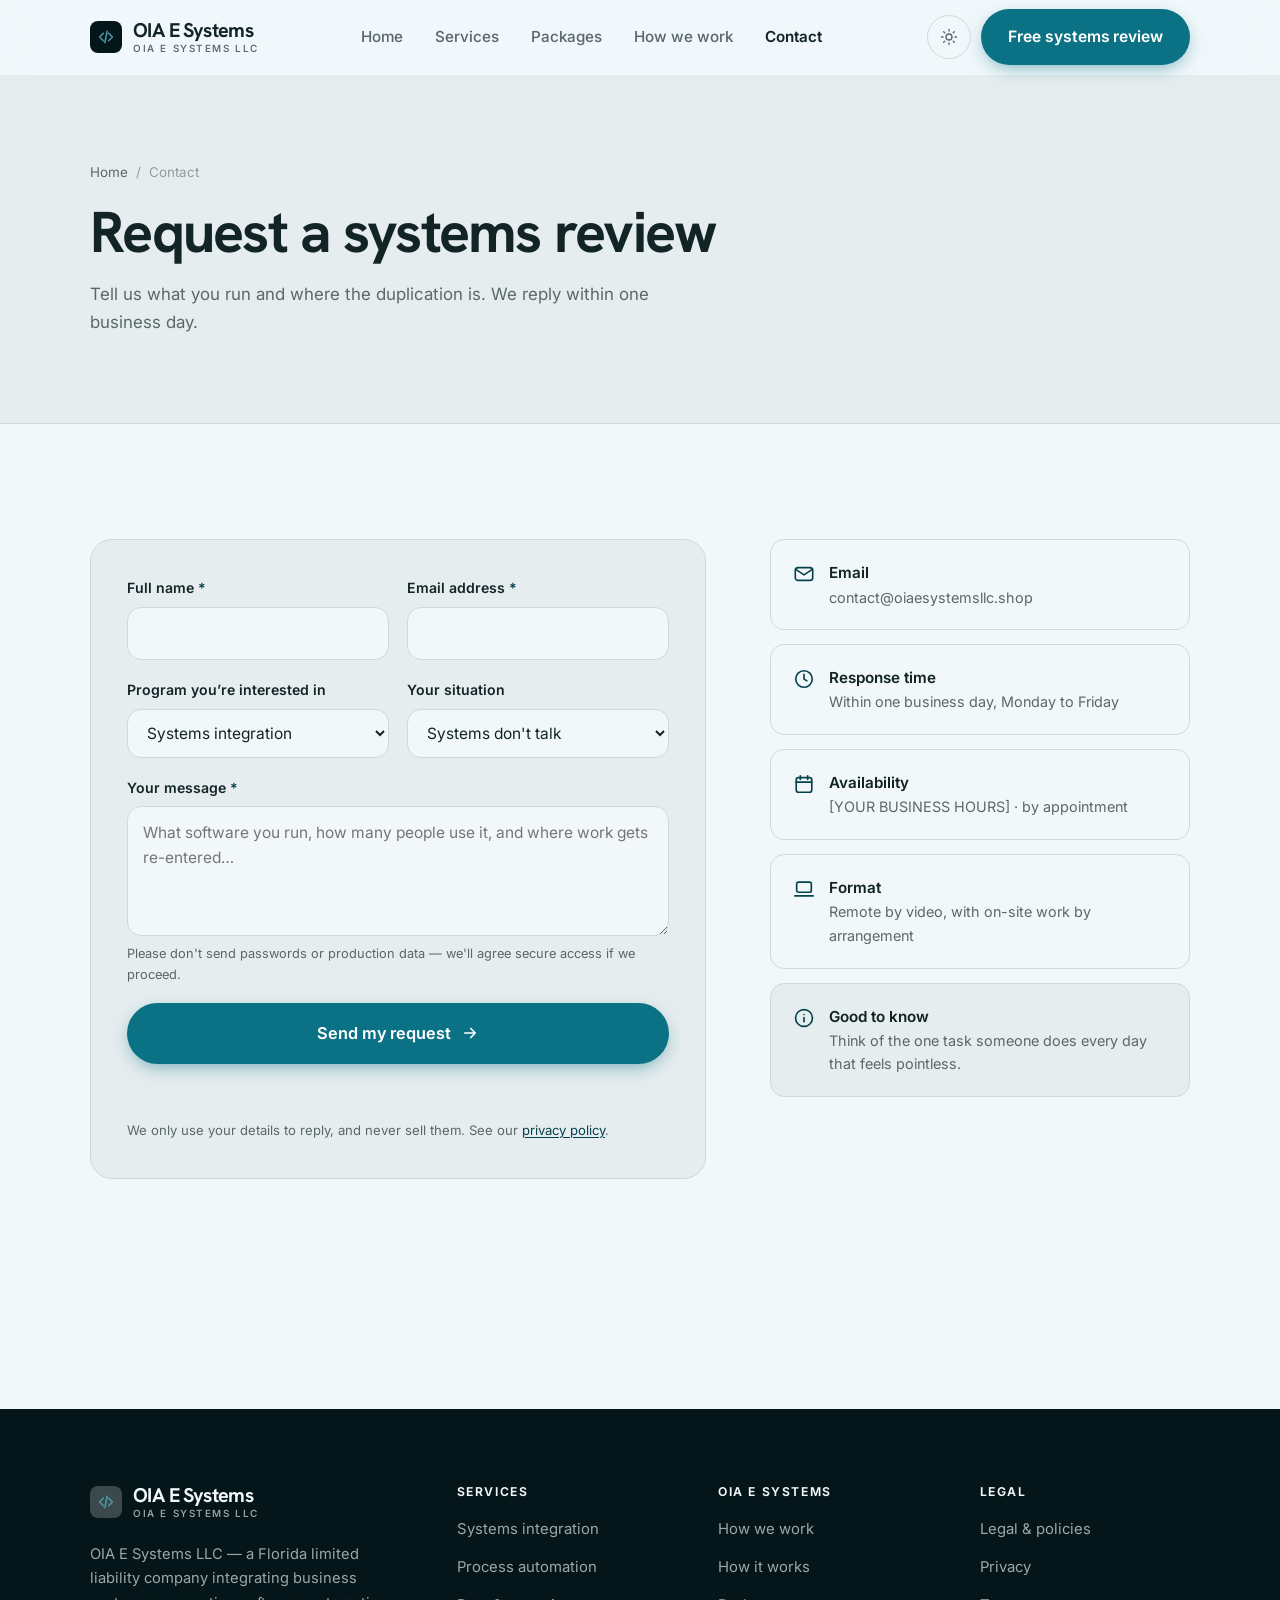
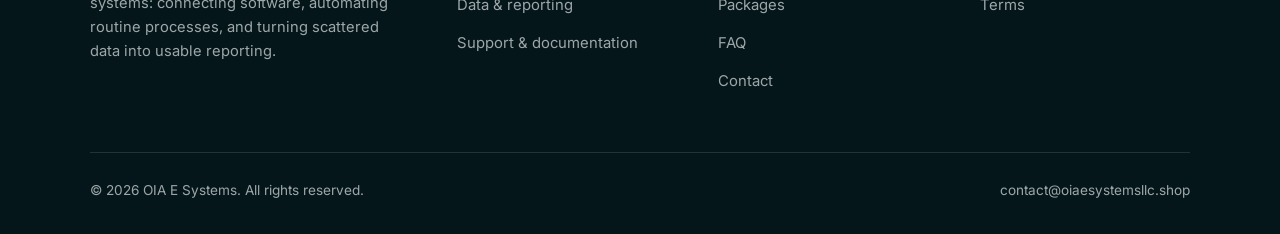
<file: contact.html>
<!DOCTYPE html>
<html lang="en" class="no-js">
<head>
<meta charset="utf-8">
<meta name="viewport" content="width=device-width, initial-scale=1">
<title>Contact — OIA E Systems</title>
<meta name="description" content="Contact OIA E Systems LLC. We reply within one business day.">
<link rel="canonical" href="https://oiaesystemsllc.shop/contact.html">

<meta property="og:type" content="website">
<meta property="og:url" content="https://oiaesystemsllc.shop/contact.html">
<meta property="og:site_name" content="OIA E Systems">
<meta property="og:locale" content="en_US">
<meta property="og:title" content="Contact — OIA E Systems">
<meta property="og:description" content="Contact OIA E Systems LLC. We reply within one business day.">
<meta name="theme-color" content="#05161a">

<link rel="icon" href="assets/img/favicon.svg" type="image/svg+xml">
<link rel="preconnect" href="https://fonts.googleapis.com">
<link rel="preconnect" href="https://fonts.gstatic.com" crossorigin>
<link rel="stylesheet" href="https://fonts.googleapis.com/css2?family=Hanken+Grotesk:wght@400..800&family=Inter:wght@400..700&display=swap">
<link rel="stylesheet" href="assets/css/style.css">

<!-- Thème appliqué avant le premier rendu (évite le flash) -->
<script>
document.documentElement.classList.remove('no-js');
(function(){try{var t=localStorage.getItem('site-theme');if(t){document.documentElement.setAttribute('data-theme',t);}}catch(e){}})();
</script>
</head>

<body>
<a class="skip-link" href="#main">Skip to main content</a>

<header class="site-header">
  <nav class="wrap nav" aria-label="Main navigation">
    <a class="brand" href="index.html">
      <svg class="brand__mark" viewBox="0 0 64 64" aria-hidden="true">
        <rect class="bm-bg" width="64" height="64" rx="16"/>
        <g class="bm-ic" transform="translate(14 14) scale(1.5)" fill="none" stroke-width="2.1" stroke-linecap="round" stroke-linejoin="round"><path d="M8.5 7 3.5 12l5 5M15.5 7l5 5-5 5M13.5 4.5l-3 15"/></g>
      </svg>
      <span>OIA E Systems<span class="brand__sub">OIA E Systems LLC</span></span>
    </a>

    <ul class="nav__links" id="nav-links">
      <li><a href="index.html">Home</a></li>
      <li><a href="programs.html">Services</a></li>
      <li><a href="index.html#pricing">Packages</a></li>
      <li><a href="about.html">How we work</a></li>
      <li><a href="contact.html" aria-current="page">Contact</a></li>
      <li><a class="btn btn--primary" href="contact.html">Free systems review</a></li>
    </ul>

    <div class="nav__cta">
      <button class="theme-toggle" type="button" aria-label="Switch to dark theme">
        <svg class="icon-sun" viewBox="0 0 24 24" fill="none" stroke="currentColor" stroke-width="1.8" stroke-linecap="round" aria-hidden="true"><circle cx="12" cy="12" r="4"/><path d="M12 2v2m0 16v2M2 12h2m16 0h2M4.9 4.9l1.4 1.4m11.4 11.4 1.4 1.4M19.1 4.9l-1.4 1.4M6.3 17.7l-1.4 1.4"/></svg>
        <svg class="icon-moon" viewBox="0 0 24 24" fill="none" stroke="currentColor" stroke-width="1.8" stroke-linecap="round" stroke-linejoin="round" aria-hidden="true"><path d="M21 12.8A9 9 0 1 1 11.2 3a7 7 0 0 0 9.8 9.8z"/></svg>
      </button>
      <a class="btn btn--primary" href="contact.html">Free systems review</a>
      <button class="nav__toggle" type="button" aria-expanded="false" aria-controls="nav-links" aria-label="Open menu">
        <svg class="icon-open" viewBox="0 0 24 24" fill="none" stroke="currentColor" stroke-width="2" stroke-linecap="round" aria-hidden="true"><path d="M3 6h18M3 12h18M3 18h18"/></svg>
        <svg class="icon-close" viewBox="0 0 24 24" fill="none" stroke="currentColor" stroke-width="2" stroke-linecap="round" aria-hidden="true"><path d="M6 6l12 12M18 6L6 18"/></svg>
      </button>
    </div>
  </nav>
</header>

<main id="main">

<section class="page-head">
  <div class="wrap">
    <nav class="breadcrumb" aria-label="Breadcrumb">
      <a href="index.html">Home</a><span>/</span><span aria-current="page">Contact</span>
    </nav>
    <h1>Request a systems review</h1>
    <p>Tell us what you run and where the duplication is. We reply within one business day.</p>
  </div>
</section>

<section class="section wrap">
  <div class="form-layout">

    <!--
      FORM: the action attribute holds a placeholder id. Create a free form at
      https://formspree.io and replace VOTRE_ID_FORMSPREE. Until then, the button
      opens the visitor's email app with a pre-filled message to contact@oiaesystemsllc.shop.
    -->
    <form class="form" id="contact-form" action="https://formspree.io/f/VOTRE_ID_FORMSPREE" method="POST"
          data-email="contact@oiaesystemsllc.shop" data-subject="Systems review request"
          data-msg-mail="Your email app will open with the message ready to send." data-msg-sending="Sending…"
          data-msg-ok="Thanks! Your message is on its way. We reply within one business day." data-msg-err="Sending failed. Please email us directly at">
      <div class="form__row">
        <div class="field">
          <label for="nom">Full name <span class="req" aria-hidden="true">*</span></label>
          <input type="text" id="nom" name="nom" autocomplete="name" required>
        </div>
        <div class="field">
          <label for="email">Email address <span class="req" aria-hidden="true">*</span></label>
          <input type="email" id="email" name="email" autocomplete="email" required>
        </div>
      </div>

      <div class="form__row">
        <div class="field">
          <label for="programme">Program you’re interested in</label>
          <select id="programme" name="programme">
            <option>Systems integration</option>
            <option>Process automation</option>
            <option>Data &amp; reporting</option>
            <option>Support &amp; documentation</option>
            <option>Not sure yet</option>
          </select>
        </div>
        <div class="field">
          <label for="niveau">Your situation</label>
          <select id="niveau" name="niveau">
            <option>Systems don't talk</option>
            <option>Too much manual work</option>
            <option>Reporting is unreliable</option>
            <option>Planning a change</option>
          </select>
        </div>
      </div>

      <div class="field">
        <label for="message">Your message <span class="req" aria-hidden="true">*</span></label>
        <textarea id="message" name="message" required placeholder="What software you run, how many people use it, and where work gets re-entered…"></textarea>
        <span class="field__hint">Please don't send passwords or production data — we'll agree secure access if we proceed.</span>
      </div>

      <!-- Bot trap: hidden from humans -->
      <div class="visually-hidden" aria-hidden="true">
        <label for="site-web">Leave this field empty</label>
        <input type="text" id="site-web" name="_gotcha" tabindex="-1" autocomplete="off">
      </div>

      <button class="btn btn--primary btn--lg" type="submit">Send my request <svg viewBox="0 0 24 24" fill="none" stroke="currentColor" stroke-width="2.2" stroke-linecap="round" stroke-linejoin="round" aria-hidden="true"><path d="M5 12h14M13 6l6 6-6 6"/></svg></button>

      <p id="form-status" class="form__status" role="status" aria-live="polite"></p>

      <p class="form__note">
        We only use your details to reply, and never sell them. See our <a href="legal.html#privacy">privacy policy</a>.
      </p>
    </form>

    <aside class="contact-aside">
      <div class="contact-card">
        <svg viewBox="0 0 24 24" fill="none" stroke="currentColor" stroke-width="1.8" stroke-linecap="round" stroke-linejoin="round" aria-hidden="true"><rect x="2.5" y="5" width="19" height="14" rx="3"/><path d="M3 7l9 6 9-6"/></svg>
        <div><b>Email</b><a href="mailto:contact@oiaesystemsllc.shop">contact@oiaesystemsllc.shop</a></div>
      </div>
      <div class="contact-card">
        <svg viewBox="0 0 24 24" fill="none" stroke="currentColor" stroke-width="1.8" stroke-linecap="round" stroke-linejoin="round" aria-hidden="true"><circle cx="12" cy="12" r="9"/><path d="M12 7v5l3.2 2"/></svg>
        <div><b>Response time</b><span>Within one business day, Monday to Friday</span></div>
      </div>
      <div class="contact-card">
        <svg viewBox="0 0 24 24" fill="none" stroke="currentColor" stroke-width="1.8" stroke-linecap="round" stroke-linejoin="round" aria-hidden="true"><rect x="3.5" y="5" width="17" height="16" rx="2.5"/><path d="M8 3v4M16 3v4M3.5 10h17"/></svg>
        <div><b>Availability</b><span>[YOUR BUSINESS HOURS] · by appointment</span></div>
      </div>
      <div class="contact-card">
        <svg viewBox="0 0 24 24" fill="none" stroke="currentColor" stroke-width="1.8" stroke-linecap="round" stroke-linejoin="round" aria-hidden="true"><rect x="4" y="4.5" width="16" height="11" rx="2"/><path d="M2 19.5h20"/></svg>
        <div><b>Format</b><span>Remote by video, with on-site work by arrangement</span></div>
      </div>
      <div class="contact-card contact-card--soft">
        <svg viewBox="0 0 24 24" fill="none" stroke="currentColor" stroke-width="1.8" stroke-linecap="round" stroke-linejoin="round" aria-hidden="true"><circle cx="12" cy="12" r="9.2"/><path d="M12 16v-4.5M12 8.2v.1"/></svg>
        <div><b>Good to know</b><span>Think of the one task someone does every day that feels pointless.</span></div>
      </div>
    </aside>

  </div>
</section>

</main>

<footer class="site-footer">
  <div class="wrap">
    <div class="footer__grid">
      <div class="footer__brand">
        <a class="brand" href="index.html">
          <svg class="brand__mark" viewBox="0 0 64 64" aria-hidden="true">
        <rect class="bm-bg" width="64" height="64" rx="16"/>
        <g class="bm-ic" transform="translate(14 14) scale(1.5)" fill="none" stroke-width="2.1" stroke-linecap="round" stroke-linejoin="round"><path d="M8.5 7 3.5 12l5 5M15.5 7l5 5-5 5M13.5 4.5l-3 15"/></g>
      </svg>
          <span>OIA E Systems<span class="brand__sub">OIA E Systems LLC</span></span>
        </a>
        <p>OIA E Systems LLC — a Florida limited liability company integrating business systems: connecting software, automating routine processes, and turning scattered data into usable reporting.</p>
      </div>

      <div class="footer__col">
        <h4>Services</h4>
        <ul>
          <li><a href="programs.html#integration">Systems integration</a></li>
          <li><a href="programs.html#automation">Process automation</a></li>
          <li><a href="programs.html#data">Data &amp; reporting</a></li>
          <li><a href="programs.html#support">Support &amp; documentation</a></li>
        </ul>
      </div>

      <div class="footer__col">
        <h4>OIA E Systems</h4>
        <ul>
          <li><a href="about.html">How we work</a></li>
          <li><a href="index.html#how-it-works">How it works</a></li>
          <li><a href="index.html#pricing">Packages</a></li>
          <li><a href="index.html#faq">FAQ</a></li>
          <li><a href="contact.html">Contact</a></li>
        </ul>
      </div>

      <div class="footer__col">
        <h4>Legal</h4>
        <ul>
          <li><a href="legal.html">Legal &amp; policies</a></li>
          <li><a href="legal.html#privacy">Privacy</a></li>
          <li><a href="legal.html#terms">Terms</a></li>
        </ul>
      </div>
    </div>

    <div class="footer__bottom">
      <p>© <span data-year>2026</span> OIA E Systems. All rights reserved.</p>
      <p><a href="mailto:contact@oiaesystemsllc.shop">contact@oiaesystemsllc.shop</a></p>
    </div>
  </div>
</footer>

<script src="assets/js/main.js" defer></script>
</body>
</html>
</file>
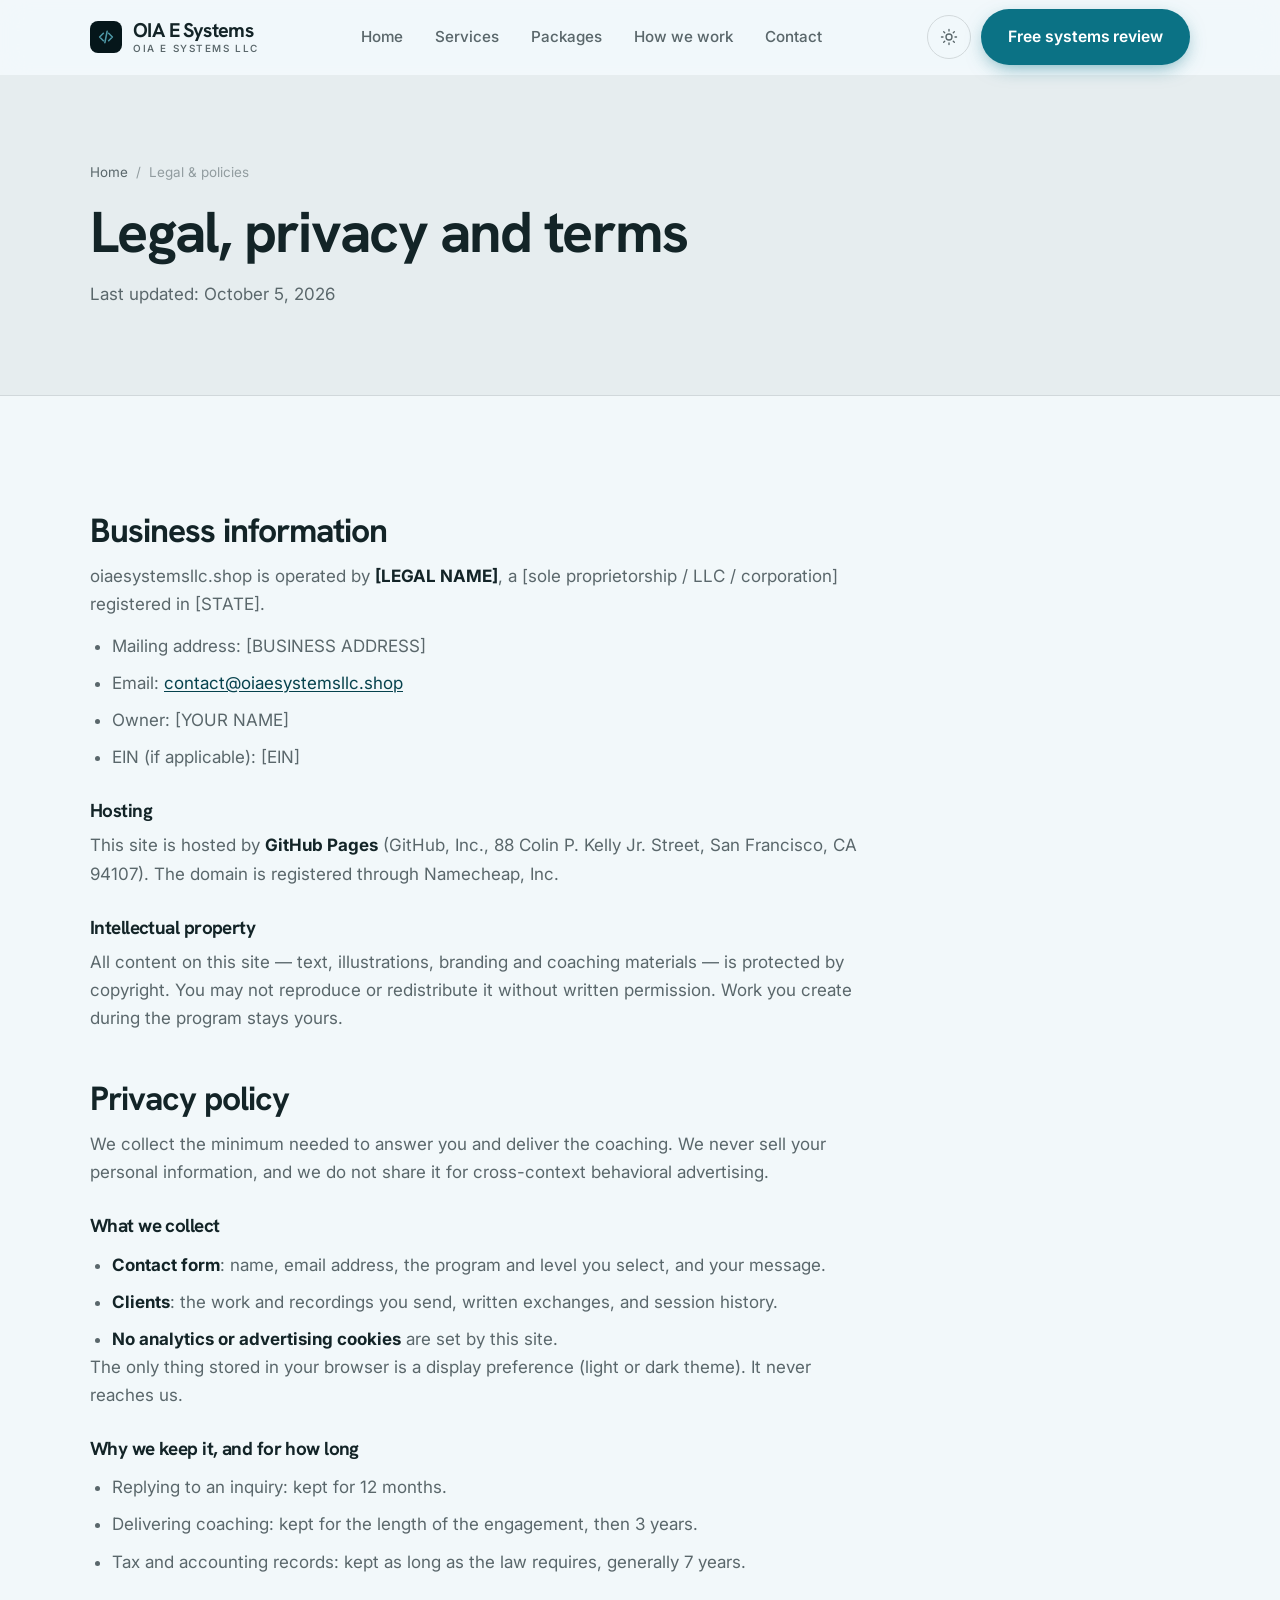
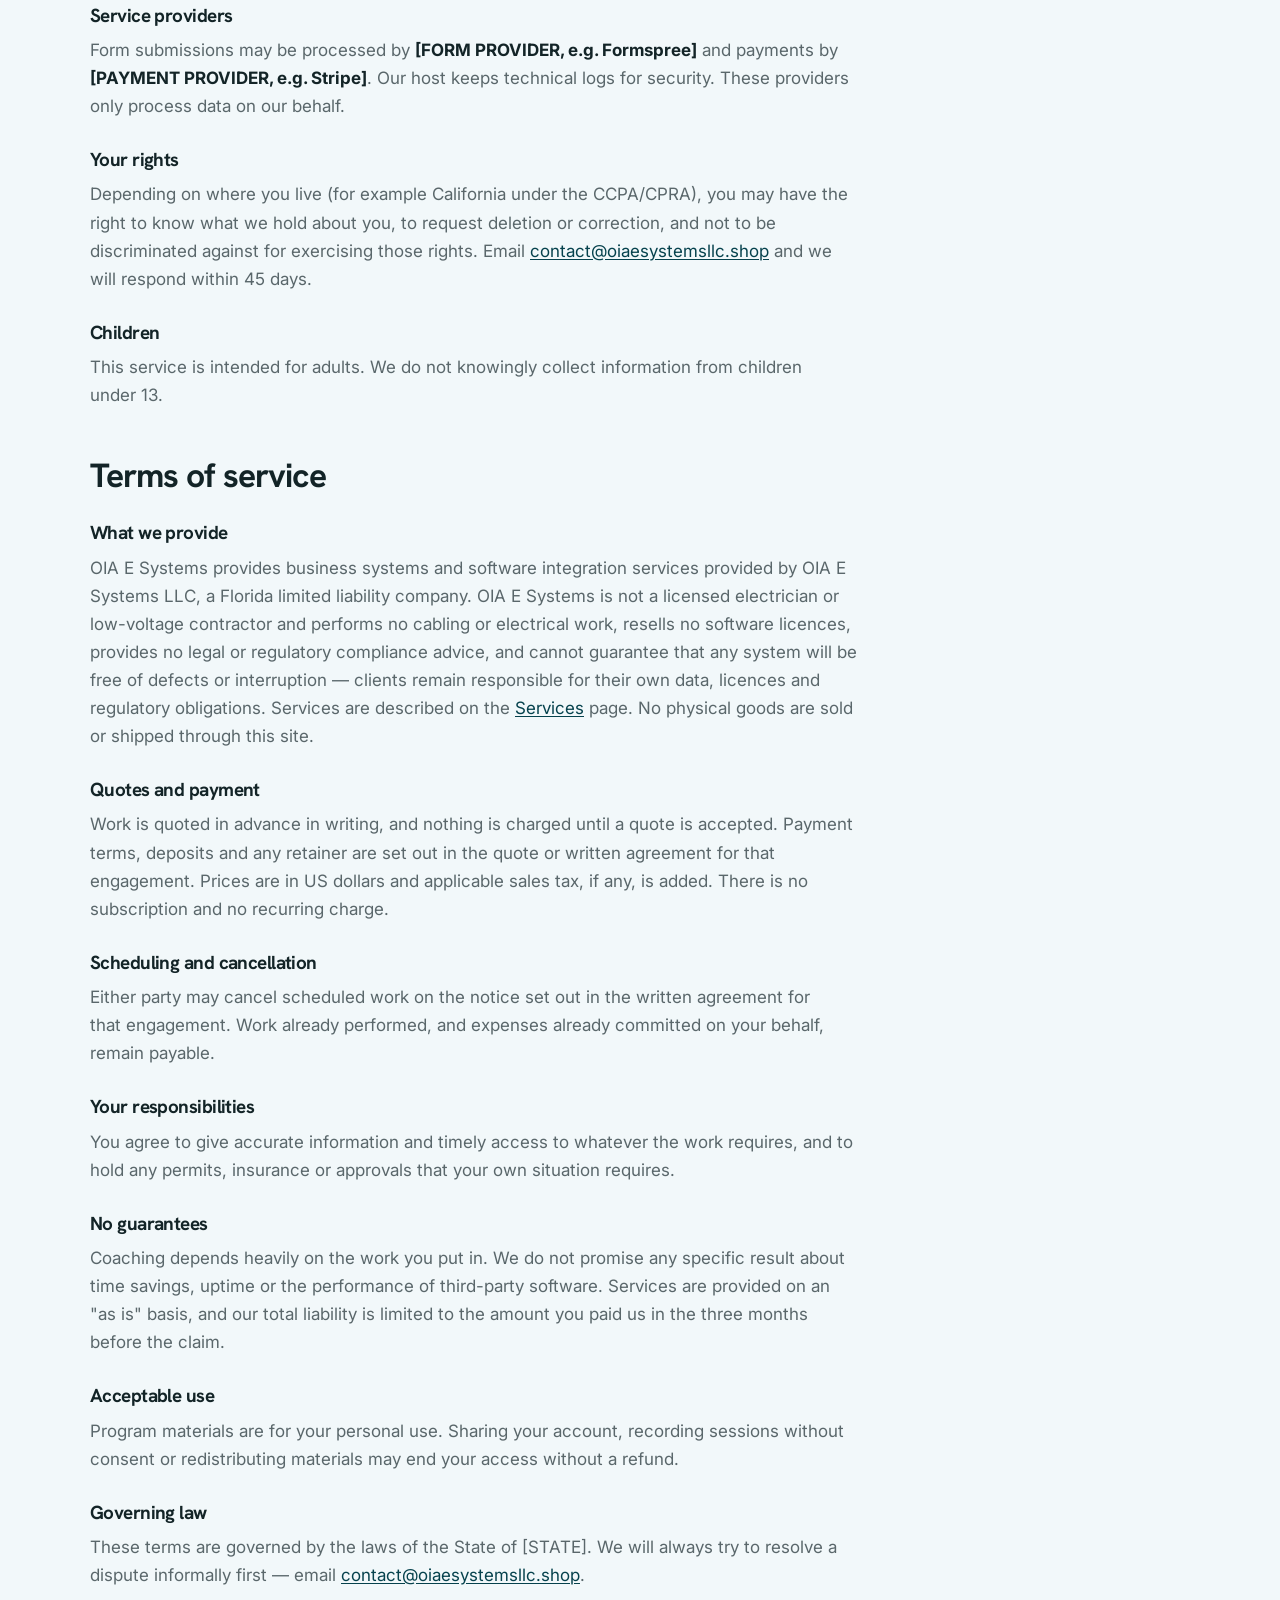
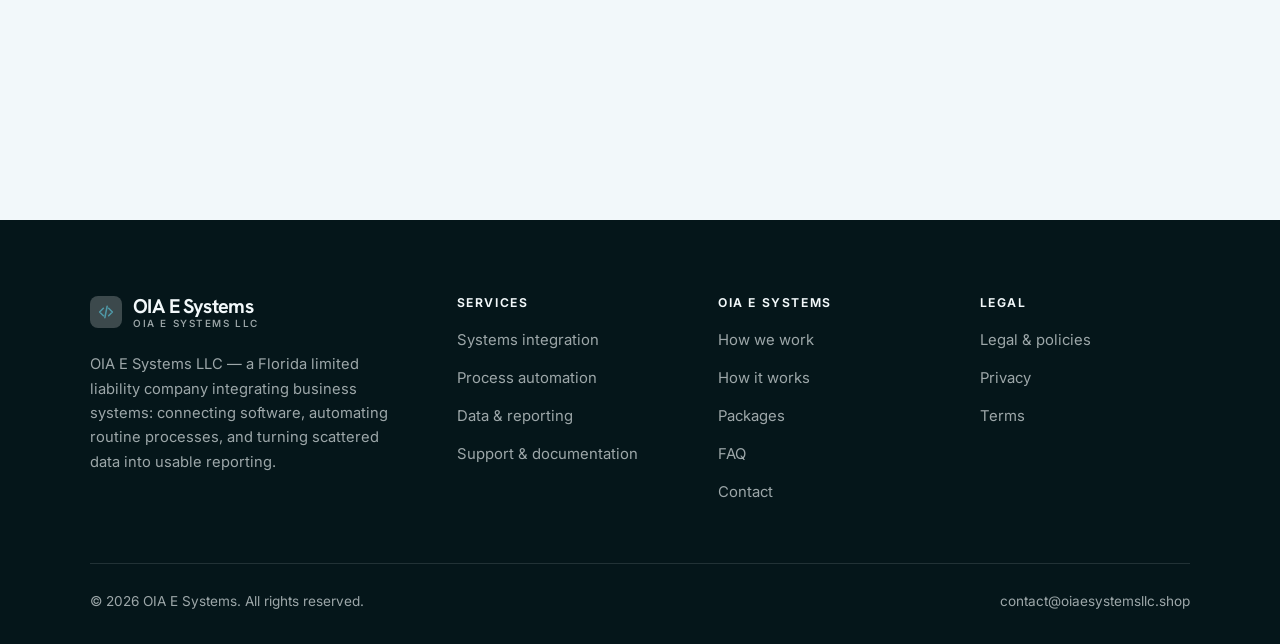
<file: legal.html>
<!DOCTYPE html>
<html lang="en" class="no-js">
<head>
<meta charset="utf-8">
<meta name="viewport" content="width=device-width, initial-scale=1">
<title>Legal, privacy and terms — OIA E Systems</title>
<meta name="description" content="Business information, privacy policy and terms of service for OIA E Systems.">
<meta name="robots" content="noindex">

<meta property="og:type" content="website">
<meta property="og:url" content="https://oiaesystemsllc.shop/legal.html">
<meta property="og:site_name" content="OIA E Systems">
<meta property="og:locale" content="en_US">
<meta property="og:title" content="Legal, privacy and terms — OIA E Systems">
<meta property="og:description" content="Business information, privacy policy and terms of service for OIA E Systems.">
<meta name="theme-color" content="#05161a">

<link rel="icon" href="assets/img/favicon.svg" type="image/svg+xml">
<link rel="preconnect" href="https://fonts.googleapis.com">
<link rel="preconnect" href="https://fonts.gstatic.com" crossorigin>
<link rel="stylesheet" href="https://fonts.googleapis.com/css2?family=Hanken+Grotesk:wght@400..800&family=Inter:wght@400..700&display=swap">
<link rel="stylesheet" href="assets/css/style.css">

<!-- Thème appliqué avant le premier rendu (évite le flash) -->
<script>
document.documentElement.classList.remove('no-js');
(function(){try{var t=localStorage.getItem('site-theme');if(t){document.documentElement.setAttribute('data-theme',t);}}catch(e){}})();
</script>
</head>

<body>
<a class="skip-link" href="#main">Skip to main content</a>

<header class="site-header">
  <nav class="wrap nav" aria-label="Main navigation">
    <a class="brand" href="index.html">
      <svg class="brand__mark" viewBox="0 0 64 64" aria-hidden="true">
        <rect class="bm-bg" width="64" height="64" rx="16"/>
        <g class="bm-ic" transform="translate(14 14) scale(1.5)" fill="none" stroke-width="2.1" stroke-linecap="round" stroke-linejoin="round"><path d="M8.5 7 3.5 12l5 5M15.5 7l5 5-5 5M13.5 4.5l-3 15"/></g>
      </svg>
      <span>OIA E Systems<span class="brand__sub">OIA E Systems LLC</span></span>
    </a>

    <ul class="nav__links" id="nav-links">
      <li><a href="index.html">Home</a></li>
      <li><a href="programs.html">Services</a></li>
      <li><a href="index.html#pricing">Packages</a></li>
      <li><a href="about.html">How we work</a></li>
      <li><a href="contact.html">Contact</a></li>
      <li><a class="btn btn--primary" href="contact.html">Free systems review</a></li>
    </ul>

    <div class="nav__cta">
      <button class="theme-toggle" type="button" aria-label="Switch to dark theme">
        <svg class="icon-sun" viewBox="0 0 24 24" fill="none" stroke="currentColor" stroke-width="1.8" stroke-linecap="round" aria-hidden="true"><circle cx="12" cy="12" r="4"/><path d="M12 2v2m0 16v2M2 12h2m16 0h2M4.9 4.9l1.4 1.4m11.4 11.4 1.4 1.4M19.1 4.9l-1.4 1.4M6.3 17.7l-1.4 1.4"/></svg>
        <svg class="icon-moon" viewBox="0 0 24 24" fill="none" stroke="currentColor" stroke-width="1.8" stroke-linecap="round" stroke-linejoin="round" aria-hidden="true"><path d="M21 12.8A9 9 0 1 1 11.2 3a7 7 0 0 0 9.8 9.8z"/></svg>
      </button>
      <a class="btn btn--primary" href="contact.html">Free systems review</a>
      <button class="nav__toggle" type="button" aria-expanded="false" aria-controls="nav-links" aria-label="Open menu">
        <svg class="icon-open" viewBox="0 0 24 24" fill="none" stroke="currentColor" stroke-width="2" stroke-linecap="round" aria-hidden="true"><path d="M3 6h18M3 12h18M3 18h18"/></svg>
        <svg class="icon-close" viewBox="0 0 24 24" fill="none" stroke="currentColor" stroke-width="2" stroke-linecap="round" aria-hidden="true"><path d="M6 6l12 12M18 6L6 18"/></svg>
      </button>
    </div>
  </nav>
</header>

<main id="main">

<section class="page-head">
  <div class="wrap">
    <nav class="breadcrumb" aria-label="Breadcrumb">
      <a href="index.html">Home</a><span>/</span><span aria-current="page">Legal &amp; policies</span>
    </nav>
    <h1>Legal, privacy and terms</h1>
    <p>Last updated: <time datetime="2026-10-05">October 5, 2026</time></p>
  </div>
</section>

<section class="section wrap">
  <div class="prose">

    <!--
      TO DO: this is a skeleton, not legal advice. Replace every [BRACKET] with
      your real details before selling, and have a lawyer review it if you can.
      Consumer protection rules differ by state.
    -->

    <h2 id="business">Business information</h2>
    <p>
      oiaesystemsllc.shop is operated by <strong>[LEGAL NAME]</strong>, a [sole proprietorship / LLC / corporation]
      registered in [STATE].
    </p>
    <ul>
      <li>Mailing address: [BUSINESS ADDRESS]</li>
      <li>Email: <a href="mailto:contact@oiaesystemsllc.shop">contact@oiaesystemsllc.shop</a></li>
      <li>Owner: [YOUR NAME]</li>
      <li>EIN (if applicable): [EIN]</li>
    </ul>

    <h3>Hosting</h3>
    <p>
      This site is hosted by <strong>GitHub Pages</strong> (GitHub, Inc., 88 Colin P. Kelly Jr. Street,
      San Francisco, CA 94107). The domain is registered through Namecheap, Inc.
    </p>

    <h3>Intellectual property</h3>
    <p>
      All content on this site — text, illustrations, branding and coaching materials — is protected by
      copyright. You may not reproduce or redistribute it without written permission. Work you create during
      the program stays yours.
    </p>

    <h2 id="privacy">Privacy policy</h2>
    <p>
      We collect the minimum needed to answer you and deliver the coaching. We never sell your personal
      information, and we do not share it for cross-context behavioral advertising.
    </p>
    <h3>What we collect</h3>
    <ul>
      <li><strong>Contact form</strong>: name, email address, the program and level you select, and your message.</li>
      <li><strong>Clients</strong>: the work and recordings you send, written exchanges, and session history.</li>
      <li><strong>No analytics or advertising cookies</strong> are set by this site.</li>
    </ul>
    <p>
      The only thing stored in your browser is a display preference (light or dark theme). It never reaches us.
    </p>
    <h3>Why we keep it, and for how long</h3>
    <ul>
      <li>Replying to an inquiry: kept for 12 months.</li>
      <li>Delivering coaching: kept for the length of the engagement, then 3 years.</li>
      <li>Tax and accounting records: kept as long as the law requires, generally 7 years.</li>
    </ul>
    <h3>Service providers</h3>
    <p>
      Form submissions may be processed by <strong>[FORM PROVIDER, e.g. Formspree]</strong> and payments by
      <strong>[PAYMENT PROVIDER, e.g. Stripe]</strong>. Our host keeps technical logs for security. These
      providers only process data on our behalf.
    </p>
    <h3>Your rights</h3>
    <p>
      Depending on where you live (for example California under the CCPA/CPRA), you may have the right to
      know what we hold about you, to request deletion or correction, and not to be discriminated against for
      exercising those rights. Email <a href="mailto:contact@oiaesystemsllc.shop">contact@oiaesystemsllc.shop</a> and we will respond within 45 days.
    </p>
    <h3>Children</h3>
    <p>
      This service is intended for adults. We do not knowingly collect information from children under 13.
    </p>

    <h2 id="terms">Terms of service</h2>
    <h3>What we provide</h3>
    <p>
      OIA E Systems provides business systems and software integration services provided by OIA E Systems LLC, a Florida limited liability company. OIA E Systems is not a licensed electrician or low-voltage contractor and performs no cabling or electrical work, resells no software licences, provides no legal or regulatory compliance advice, and cannot guarantee that any system will be free of defects or interruption — clients remain responsible for their own data, licences and regulatory obligations. Services are described on the
      <a href="programs.html">Services</a> page. No physical goods are sold or shipped through this site.
    </p>
    <h3>Quotes and payment</h3>
    <p>
      Work is quoted in advance in writing, and nothing is charged until a quote is accepted. Payment terms,
      deposits and any retainer are set out in the quote or written agreement for that engagement. Prices are in
      US dollars and applicable sales tax, if any, is added. There is no subscription and no recurring charge.
    </p>
    <h3>Scheduling and cancellation</h3>
    <p>
      Either party may cancel scheduled work on the notice set out in the written agreement for that engagement.
      Work already performed, and expenses already committed on your behalf, remain payable.
    </p>
    <h3>Your responsibilities</h3>
    <p>
      You agree to give accurate information and timely access to whatever the work requires, and to hold any
      permits, insurance or approvals that your own situation requires.
    </p>

    <h3>No guarantees</h3>
    <p>
      Coaching depends heavily on the work you put in. We do not promise any specific result
      about time savings, uptime or the performance of third-party software. Services are provided on an "as is" basis, and our total
      liability is limited to the amount you paid us in the three months before the claim.
    </p>
    <h3>Acceptable use</h3>
    <p>
      Program materials are for your personal use. Sharing your account, recording sessions without consent
      or redistributing materials may end your access without a refund.
    </p>
    <h3>Governing law</h3>
    <p>
      These terms are governed by the laws of the State of [STATE]. We will always try to resolve a dispute
      informally first — email <a href="mailto:contact@oiaesystemsllc.shop">contact@oiaesystemsllc.shop</a>.
    </p>

  </div>
</section>

</main>

<footer class="site-footer">
  <div class="wrap">
    <div class="footer__grid">
      <div class="footer__brand">
        <a class="brand" href="index.html">
          <svg class="brand__mark" viewBox="0 0 64 64" aria-hidden="true">
        <rect class="bm-bg" width="64" height="64" rx="16"/>
        <g class="bm-ic" transform="translate(14 14) scale(1.5)" fill="none" stroke-width="2.1" stroke-linecap="round" stroke-linejoin="round"><path d="M8.5 7 3.5 12l5 5M15.5 7l5 5-5 5M13.5 4.5l-3 15"/></g>
      </svg>
          <span>OIA E Systems<span class="brand__sub">OIA E Systems LLC</span></span>
        </a>
        <p>OIA E Systems LLC — a Florida limited liability company integrating business systems: connecting software, automating routine processes, and turning scattered data into usable reporting.</p>
      </div>

      <div class="footer__col">
        <h4>Services</h4>
        <ul>
          <li><a href="programs.html#integration">Systems integration</a></li>
          <li><a href="programs.html#automation">Process automation</a></li>
          <li><a href="programs.html#data">Data &amp; reporting</a></li>
          <li><a href="programs.html#support">Support &amp; documentation</a></li>
        </ul>
      </div>

      <div class="footer__col">
        <h4>OIA E Systems</h4>
        <ul>
          <li><a href="about.html">How we work</a></li>
          <li><a href="index.html#how-it-works">How it works</a></li>
          <li><a href="index.html#pricing">Packages</a></li>
          <li><a href="index.html#faq">FAQ</a></li>
          <li><a href="contact.html">Contact</a></li>
        </ul>
      </div>

      <div class="footer__col">
        <h4>Legal</h4>
        <ul>
          <li><a href="legal.html">Legal &amp; policies</a></li>
          <li><a href="legal.html#privacy">Privacy</a></li>
          <li><a href="legal.html#terms">Terms</a></li>
        </ul>
      </div>
    </div>

    <div class="footer__bottom">
      <p>© <span data-year>2026</span> OIA E Systems. All rights reserved.</p>
      <p><a href="mailto:contact@oiaesystemsllc.shop">contact@oiaesystemsllc.shop</a></p>
    </div>
  </div>
</footer>

<script src="assets/js/main.js" defer></script>
</body>
</html>
</file>
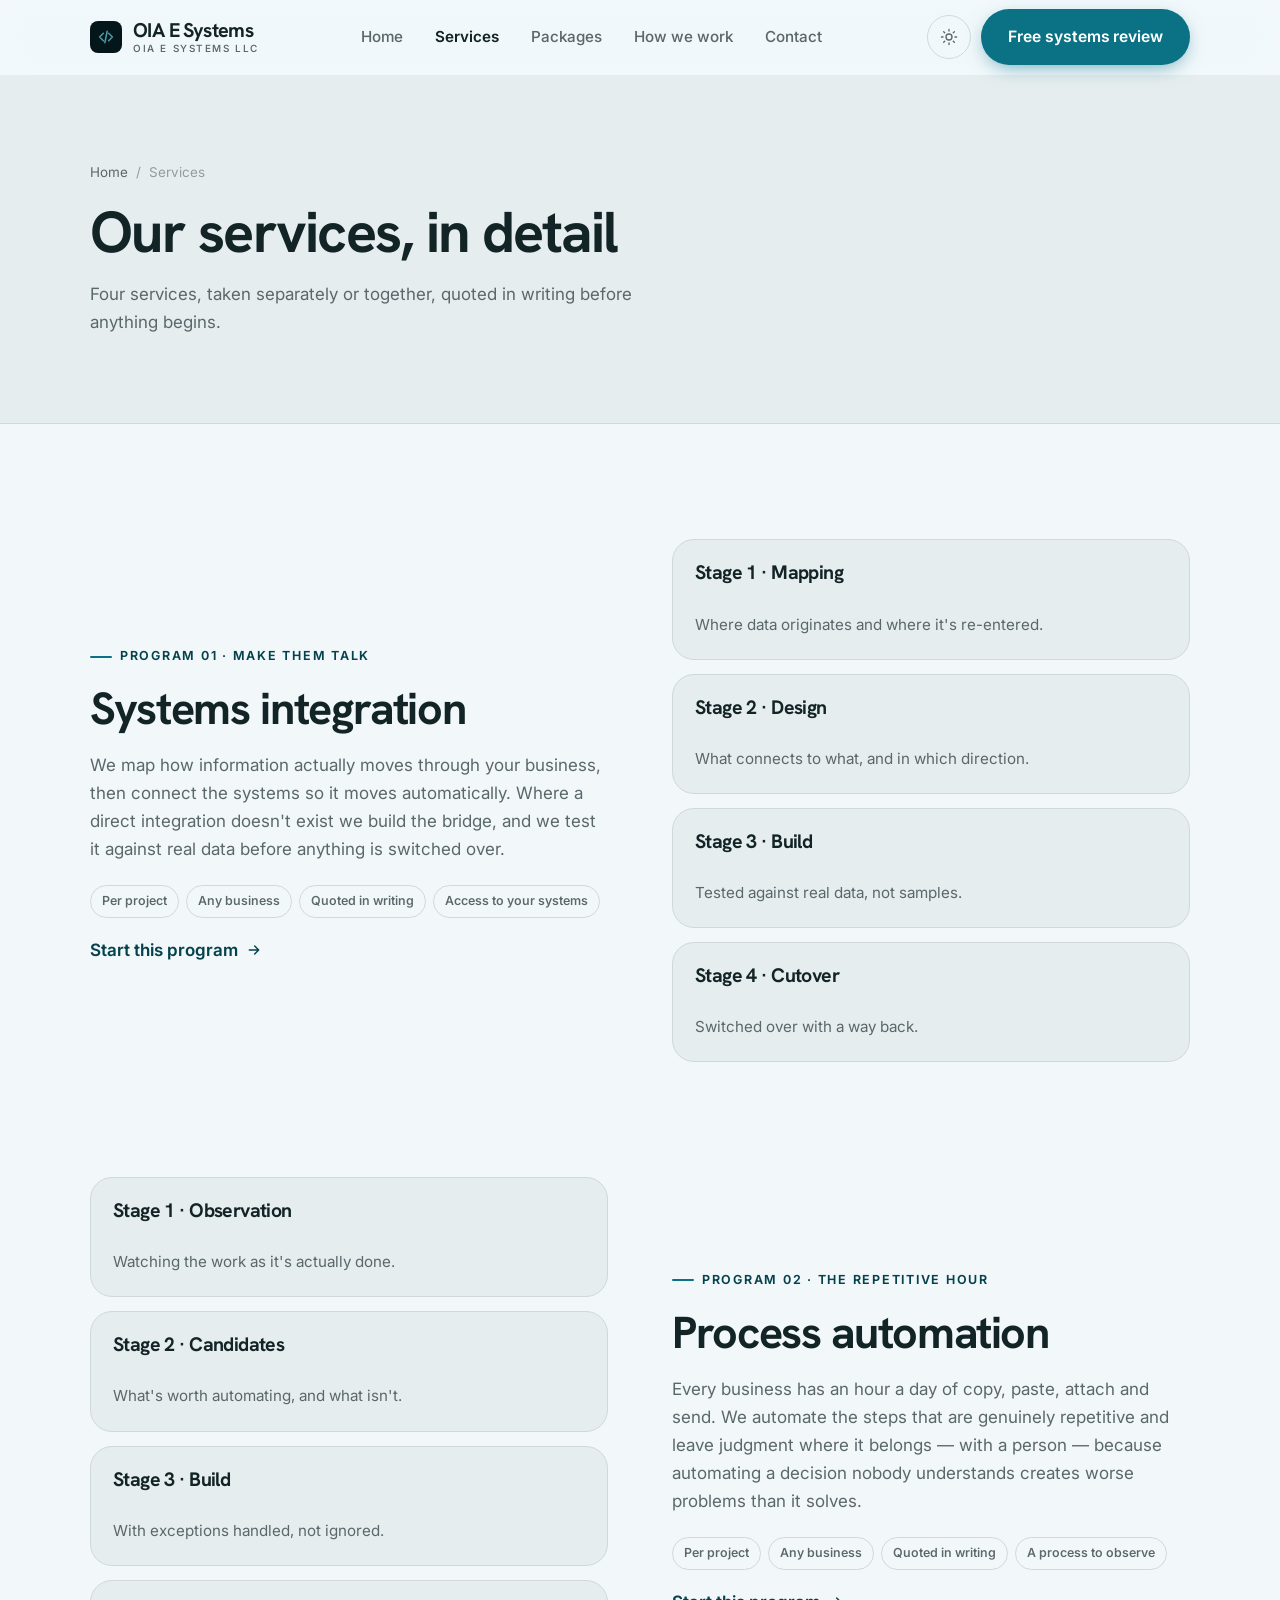
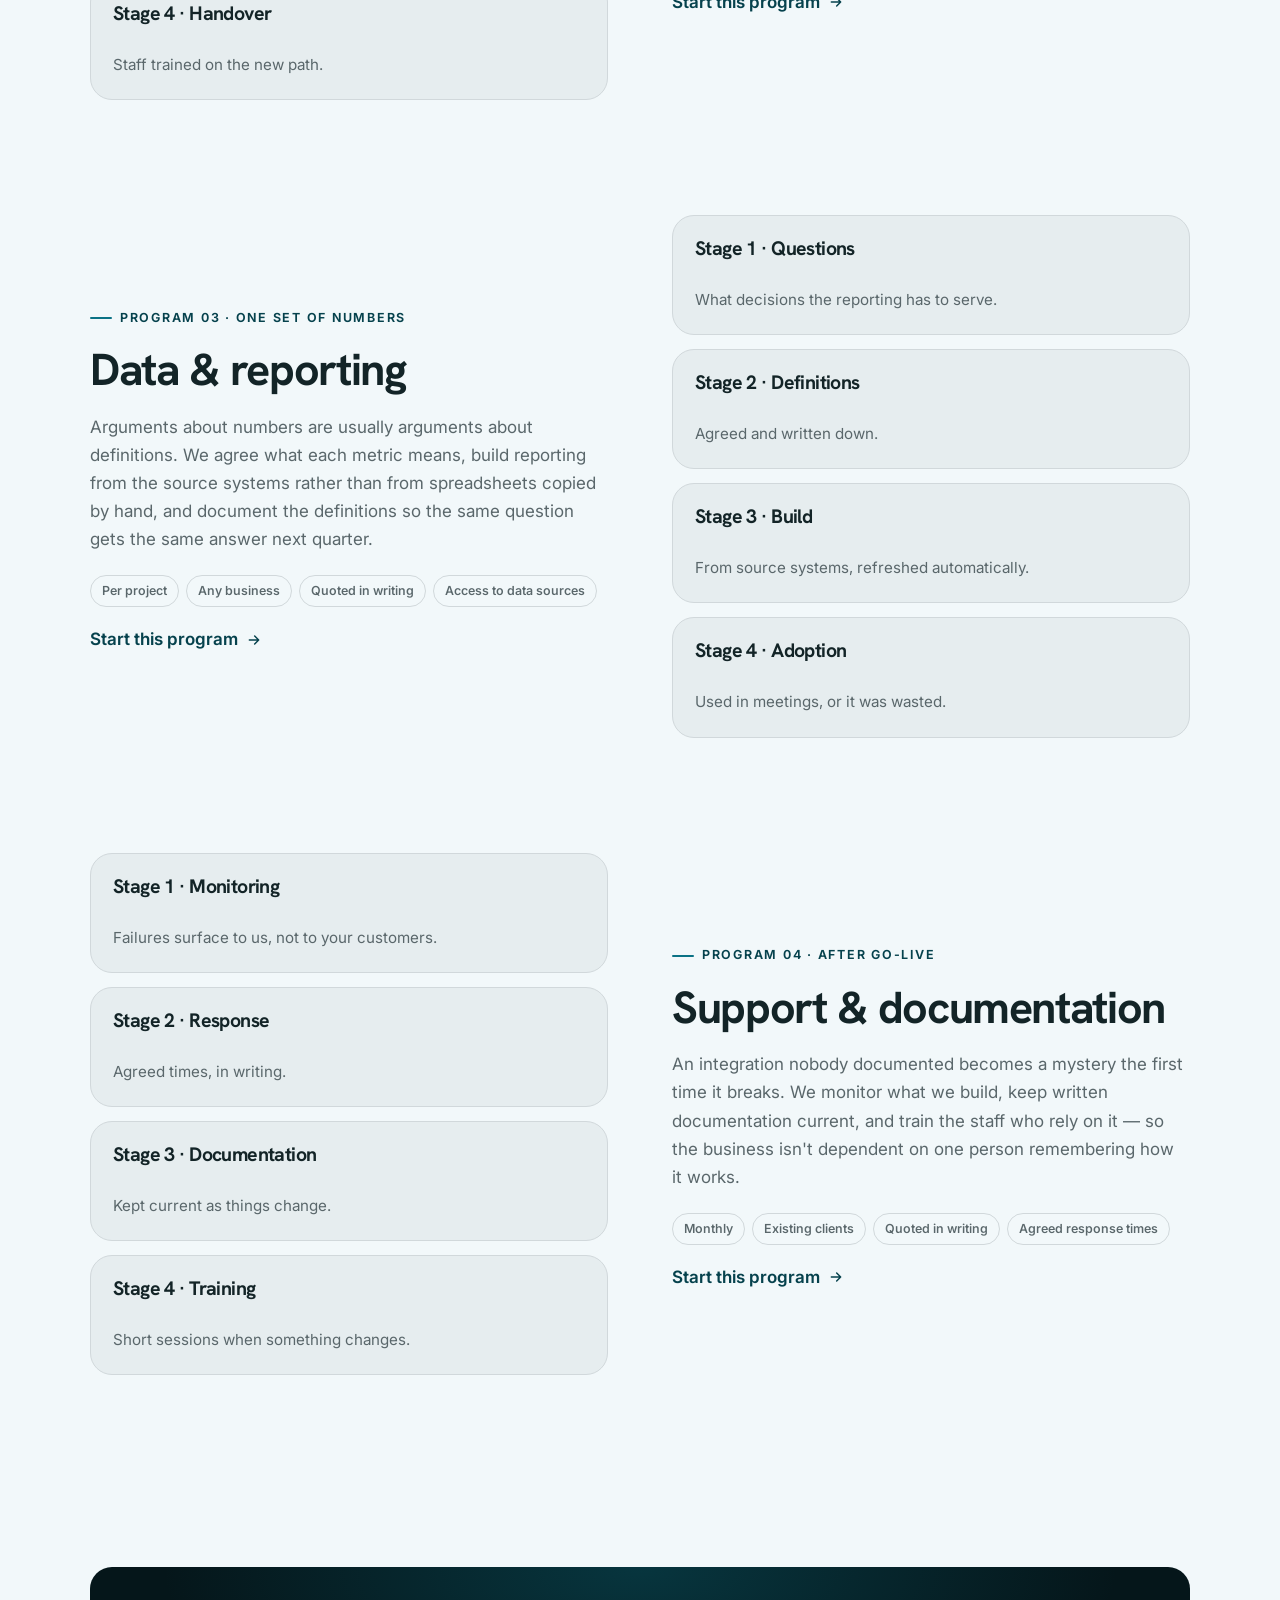
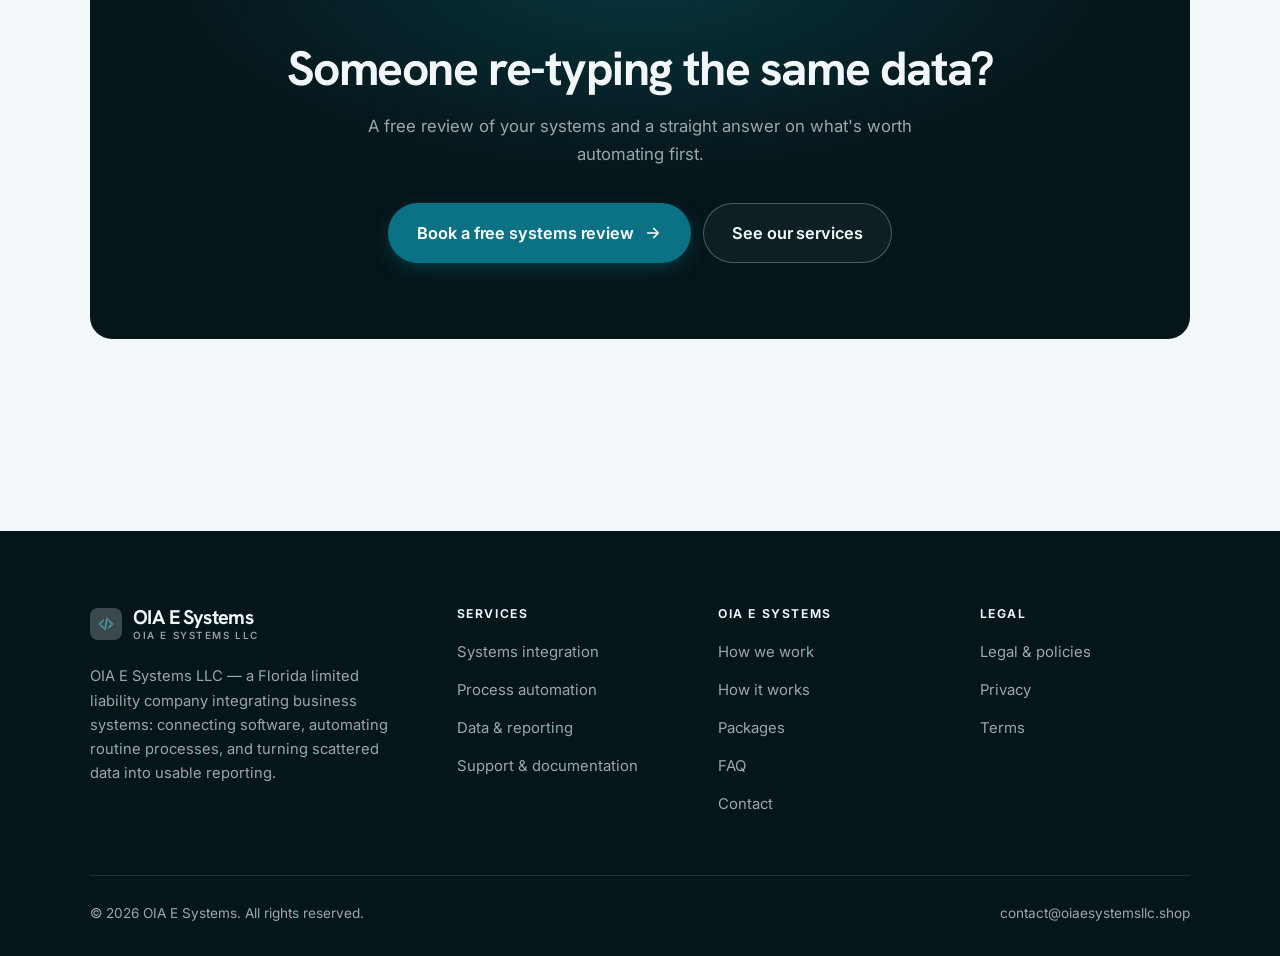
<file: programs.html>
<!DOCTYPE html>
<html lang="en" class="no-js">
<head>
<meta charset="utf-8">
<meta name="viewport" content="width=device-width, initial-scale=1">
<title>Services — OIA E Systems</title>
<meta name="description" content="Services of OIA E Systems LLC: systems integration, process automation, data and reporting, support and documentation.">
<link rel="canonical" href="https://oiaesystemsllc.shop/programs.html">

<meta property="og:type" content="website">
<meta property="og:url" content="https://oiaesystemsllc.shop/programs.html">
<meta property="og:site_name" content="OIA E Systems">
<meta property="og:locale" content="en_US">
<meta property="og:title" content="Services — OIA E Systems">
<meta property="og:description" content="Services of OIA E Systems LLC: systems integration, process automation, data and reporting, support and documentation.">
<meta name="theme-color" content="#05161a">

<link rel="icon" href="assets/img/favicon.svg" type="image/svg+xml">
<link rel="preconnect" href="https://fonts.googleapis.com">
<link rel="preconnect" href="https://fonts.gstatic.com" crossorigin>
<link rel="stylesheet" href="https://fonts.googleapis.com/css2?family=Hanken+Grotesk:wght@400..800&family=Inter:wght@400..700&display=swap">
<link rel="stylesheet" href="assets/css/style.css">

<!-- Thème appliqué avant le premier rendu (évite le flash) -->
<script>
document.documentElement.classList.remove('no-js');
(function(){try{var t=localStorage.getItem('site-theme');if(t){document.documentElement.setAttribute('data-theme',t);}}catch(e){}})();
</script>
</head>

<body>
<a class="skip-link" href="#main">Skip to main content</a>

<header class="site-header">
  <nav class="wrap nav" aria-label="Main navigation">
    <a class="brand" href="index.html">
      <svg class="brand__mark" viewBox="0 0 64 64" aria-hidden="true">
        <rect class="bm-bg" width="64" height="64" rx="16"/>
        <g class="bm-ic" transform="translate(14 14) scale(1.5)" fill="none" stroke-width="2.1" stroke-linecap="round" stroke-linejoin="round"><path d="M8.5 7 3.5 12l5 5M15.5 7l5 5-5 5M13.5 4.5l-3 15"/></g>
      </svg>
      <span>OIA E Systems<span class="brand__sub">OIA E Systems LLC</span></span>
    </a>

    <ul class="nav__links" id="nav-links">
      <li><a href="index.html">Home</a></li>
      <li><a href="programs.html" aria-current="page">Services</a></li>
      <li><a href="index.html#pricing">Packages</a></li>
      <li><a href="about.html">How we work</a></li>
      <li><a href="contact.html">Contact</a></li>
      <li><a class="btn btn--primary" href="contact.html">Free systems review</a></li>
    </ul>

    <div class="nav__cta">
      <button class="theme-toggle" type="button" aria-label="Switch to dark theme">
        <svg class="icon-sun" viewBox="0 0 24 24" fill="none" stroke="currentColor" stroke-width="1.8" stroke-linecap="round" aria-hidden="true"><circle cx="12" cy="12" r="4"/><path d="M12 2v2m0 16v2M2 12h2m16 0h2M4.9 4.9l1.4 1.4m11.4 11.4 1.4 1.4M19.1 4.9l-1.4 1.4M6.3 17.7l-1.4 1.4"/></svg>
        <svg class="icon-moon" viewBox="0 0 24 24" fill="none" stroke="currentColor" stroke-width="1.8" stroke-linecap="round" stroke-linejoin="round" aria-hidden="true"><path d="M21 12.8A9 9 0 1 1 11.2 3a7 7 0 0 0 9.8 9.8z"/></svg>
      </button>
      <a class="btn btn--primary" href="contact.html">Free systems review</a>
      <button class="nav__toggle" type="button" aria-expanded="false" aria-controls="nav-links" aria-label="Open menu">
        <svg class="icon-open" viewBox="0 0 24 24" fill="none" stroke="currentColor" stroke-width="2" stroke-linecap="round" aria-hidden="true"><path d="M3 6h18M3 12h18M3 18h18"/></svg>
        <svg class="icon-close" viewBox="0 0 24 24" fill="none" stroke="currentColor" stroke-width="2" stroke-linecap="round" aria-hidden="true"><path d="M6 6l12 12M18 6L6 18"/></svg>
      </button>
    </div>
  </nav>
</header>

<main id="main">

<section class="page-head">
  <div class="wrap">
    <nav class="breadcrumb" aria-label="Breadcrumb">
      <a href="index.html">Home</a><span>/</span><span aria-current="page">Services</span>
    </nav>
    <h1>Our services, in detail</h1>
    <p>Four services, taken separately or together, quoted in writing before anything begins.</p>
  </div>
</section>

<section class="section wrap" id="integration">
  <div class="split reveal">
    <div>
      <span class="eyebrow">Program 01 · Make them talk</span>
      <h2>Systems integration</h2>
      <p>We map how information actually moves through your business, then connect the systems so it moves automatically. Where a direct integration doesn't exist we build the bridge, and we test it against real data before anything is switched over.</p>
      <ul class="tags"><li>Per project</li><li>Any business</li><li>Quoted in writing</li><li>Access to your systems</li></ul>
      <p><a class="arrow-link" href="contact.html">Start this program <svg viewBox="0 0 24 24" fill="none" stroke="currentColor" stroke-width="2.2" stroke-linecap="round" stroke-linejoin="round" aria-hidden="true"><path d="M5 12h14M13 6l6 6-6 6"/></svg></a></p>
    </div>
    <div class="grid grid--2 grid--tight">
      <article class="card card--sm">
        <h3>Stage 1 · Mapping</h3>
        <p>Where data originates and where it's re-entered.</p>
      </article>
      <article class="card card--sm">
        <h3>Stage 2 · Design</h3>
        <p>What connects to what, and in which direction.</p>
      </article>
      <article class="card card--sm">
        <h3>Stage 3 · Build</h3>
        <p>Tested against real data, not samples.</p>
      </article>
      <article class="card card--sm">
        <h3>Stage 4 · Cutover</h3>
        <p>Switched over with a way back.</p>
      </article>
    </div>
  </div>
</section>

<section class="section section--flush wrap" id="automation">
  <div class="split reveal">
    <div class="grid grid--2 grid--tight">
      <article class="card card--sm">
        <h3>Stage 1 · Observation</h3>
        <p>Watching the work as it's actually done.</p>
      </article>
      <article class="card card--sm">
        <h3>Stage 2 · Candidates</h3>
        <p>What's worth automating, and what isn't.</p>
      </article>
      <article class="card card--sm">
        <h3>Stage 3 · Build</h3>
        <p>With exceptions handled, not ignored.</p>
      </article>
      <article class="card card--sm">
        <h3>Stage 4 · Handover</h3>
        <p>Staff trained on the new path.</p>
      </article>
    </div>
    <div>
      <span class="eyebrow">Program 02 · The repetitive hour</span>
      <h2>Process automation</h2>
      <p>Every business has an hour a day of copy, paste, attach and send. We automate the steps that are genuinely repetitive and leave judgment where it belongs — with a person — because automating a decision nobody understands creates worse problems than it solves.</p>
      <ul class="tags"><li>Per project</li><li>Any business</li><li>Quoted in writing</li><li>A process to observe</li></ul>
      <p><a class="arrow-link" href="contact.html">Start this program <svg viewBox="0 0 24 24" fill="none" stroke="currentColor" stroke-width="2.2" stroke-linecap="round" stroke-linejoin="round" aria-hidden="true"><path d="M5 12h14M13 6l6 6-6 6"/></svg></a></p>
    </div>
  </div>
</section>

<section class="section section--flush wrap" id="data">
  <div class="split reveal">
    <div>
      <span class="eyebrow">Program 03 · One set of numbers</span>
      <h2>Data &amp; reporting</h2>
      <p>Arguments about numbers are usually arguments about definitions. We agree what each metric means, build reporting from the source systems rather than from spreadsheets copied by hand, and document the definitions so the same question gets the same answer next quarter.</p>
      <ul class="tags"><li>Per project</li><li>Any business</li><li>Quoted in writing</li><li>Access to data sources</li></ul>
      <p><a class="arrow-link" href="contact.html">Start this program <svg viewBox="0 0 24 24" fill="none" stroke="currentColor" stroke-width="2.2" stroke-linecap="round" stroke-linejoin="round" aria-hidden="true"><path d="M5 12h14M13 6l6 6-6 6"/></svg></a></p>
    </div>
    <div class="grid grid--2 grid--tight">
      <article class="card card--sm">
        <h3>Stage 1 · Questions</h3>
        <p>What decisions the reporting has to serve.</p>
      </article>
      <article class="card card--sm">
        <h3>Stage 2 · Definitions</h3>
        <p>Agreed and written down.</p>
      </article>
      <article class="card card--sm">
        <h3>Stage 3 · Build</h3>
        <p>From source systems, refreshed automatically.</p>
      </article>
      <article class="card card--sm">
        <h3>Stage 4 · Adoption</h3>
        <p>Used in meetings, or it was wasted.</p>
      </article>
    </div>
  </div>
</section>

<section class="section section--flush wrap" id="support">
  <div class="split reveal">
    <div class="grid grid--2 grid--tight">
      <article class="card card--sm">
        <h3>Stage 1 · Monitoring</h3>
        <p>Failures surface to us, not to your customers.</p>
      </article>
      <article class="card card--sm">
        <h3>Stage 2 · Response</h3>
        <p>Agreed times, in writing.</p>
      </article>
      <article class="card card--sm">
        <h3>Stage 3 · Documentation</h3>
        <p>Kept current as things change.</p>
      </article>
      <article class="card card--sm">
        <h3>Stage 4 · Training</h3>
        <p>Short sessions when something changes.</p>
      </article>
    </div>
    <div>
      <span class="eyebrow">Program 04 · After go-live</span>
      <h2>Support &amp; documentation</h2>
      <p>An integration nobody documented becomes a mystery the first time it breaks. We monitor what we build, keep written documentation current, and train the staff who rely on it — so the business isn't dependent on one person remembering how it works.</p>
      <ul class="tags"><li>Monthly</li><li>Existing clients</li><li>Quoted in writing</li><li>Agreed response times</li></ul>
      <p><a class="arrow-link" href="contact.html">Start this program <svg viewBox="0 0 24 24" fill="none" stroke="currentColor" stroke-width="2.2" stroke-linecap="round" stroke-linejoin="round" aria-hidden="true"><path d="M5 12h14M13 6l6 6-6 6"/></svg></a></p>
    </div>
  </div>
</section>

<section class="wrap section--tight">
  <div class="cta-band reveal">
    <h2>Someone re-typing the same data?</h2>
    <p>A free review of your systems and a straight answer on what's worth automating first.</p>
    <div class="hero__actions">
      <a class="btn btn--primary btn--lg" href="contact.html">Book a free systems review <svg viewBox="0 0 24 24" fill="none" stroke="currentColor" stroke-width="2.2" stroke-linecap="round" stroke-linejoin="round" aria-hidden="true"><path d="M5 12h14M13 6l6 6-6 6"/></svg></a>
      <a class="btn btn--on-dark btn--lg" href="programs.html">See our services</a>
    </div>
  </div>
</section>

</main>

<footer class="site-footer">
  <div class="wrap">
    <div class="footer__grid">
      <div class="footer__brand">
        <a class="brand" href="index.html">
          <svg class="brand__mark" viewBox="0 0 64 64" aria-hidden="true">
        <rect class="bm-bg" width="64" height="64" rx="16"/>
        <g class="bm-ic" transform="translate(14 14) scale(1.5)" fill="none" stroke-width="2.1" stroke-linecap="round" stroke-linejoin="round"><path d="M8.5 7 3.5 12l5 5M15.5 7l5 5-5 5M13.5 4.5l-3 15"/></g>
      </svg>
          <span>OIA E Systems<span class="brand__sub">OIA E Systems LLC</span></span>
        </a>
        <p>OIA E Systems LLC — a Florida limited liability company integrating business systems: connecting software, automating routine processes, and turning scattered data into usable reporting.</p>
      </div>

      <div class="footer__col">
        <h4>Services</h4>
        <ul>
          <li><a href="programs.html#integration">Systems integration</a></li>
          <li><a href="programs.html#automation">Process automation</a></li>
          <li><a href="programs.html#data">Data &amp; reporting</a></li>
          <li><a href="programs.html#support">Support &amp; documentation</a></li>
        </ul>
      </div>

      <div class="footer__col">
        <h4>OIA E Systems</h4>
        <ul>
          <li><a href="about.html">How we work</a></li>
          <li><a href="index.html#how-it-works">How it works</a></li>
          <li><a href="index.html#pricing">Packages</a></li>
          <li><a href="index.html#faq">FAQ</a></li>
          <li><a href="contact.html">Contact</a></li>
        </ul>
      </div>

      <div class="footer__col">
        <h4>Legal</h4>
        <ul>
          <li><a href="legal.html">Legal &amp; policies</a></li>
          <li><a href="legal.html#privacy">Privacy</a></li>
          <li><a href="legal.html#terms">Terms</a></li>
        </ul>
      </div>
    </div>

    <div class="footer__bottom">
      <p>© <span data-year>2026</span> OIA E Systems. All rights reserved.</p>
      <p><a href="mailto:contact@oiaesystemsllc.shop">contact@oiaesystemsllc.shop</a></p>
    </div>
  </div>
</footer>

<script src="assets/js/main.js" defer></script>
</body>
</html>
</file>
<file: assets/css/style.css>
/* OIA E Systems — couleurs et polices de la marque.
   Modifier ces valeurs suffit à changer l'identité visuelle de tout le site. */
:root {
  --c-accent:    #0b7285;
  --c-on-accent: #ffffff;
  --c-ink:       #05161a;
  --c-paper:     #f2f8fa;

  --accent-ink-light: color-mix(in srgb, var(--c-accent) 58%, black);
  --accent-on-dark:   color-mix(in srgb, var(--c-accent) 72%, white);

  --font-display: "Hanken Grotesk", system-ui, -apple-system, "Segoe UI", sans-serif;
  --font-body: "Inter", system-ui, -apple-system, "Segoe UI", sans-serif;
  --display-weight: 700;
  --display-tracking: -.03em;
}

/* ==========================================================================
   Feuille de style commune aux sites de coaching
   Les couleurs de marque (--c-accent, --c-on-accent, --c-ink, --c-paper) et
   les polices sont définies juste au-dessus, par site. Tout le reste en dérive.
   ========================================================================== */

/* --------------------------------------------------------------------------
   1. Tokens dérivés
   -------------------------------------------------------------------------- */

:root {
  /* Thème clair */
  --paper:      var(--c-paper);
  --paper-2:    color-mix(in srgb, var(--c-paper) 95%, var(--c-ink));
  --paper-3:    color-mix(in srgb, var(--c-paper) 89%, var(--c-ink));
  --line:       color-mix(in srgb, var(--c-paper) 86%, var(--c-ink));
  --text:       color-mix(in srgb, var(--c-ink) 94%, var(--c-paper));
  --muted:      color-mix(in srgb, var(--c-ink) 64%, var(--c-paper));
  --accent:     var(--c-accent);
  --accent-600: color-mix(in srgb, var(--c-accent) 86%, black);
  --accent-ink: var(--accent-ink-light);
  --on-accent:  var(--c-on-accent);
  --ink:        var(--c-ink);
  --ink-soft:   color-mix(in srgb, var(--c-ink) 90%, white);
  --on-ink:     var(--c-paper);
  --on-ink-mut: color-mix(in srgb, var(--c-paper) 64%, var(--c-ink));
  --brand-bg:   var(--c-ink);

  /* Rayons */
  --r-sm: 8px;
  --r-md: 14px;
  --r-lg: 22px;
  --r-full: 999px;

  /* Ombres */
  --sh-1: 0 1px 2px rgba(0, 0, 0, .05), 0 2px 8px rgba(0, 0, 0, .04);
  --sh-2: 0 2px 4px rgba(0, 0, 0, .05), 0 12px 32px rgba(0, 0, 0, .09);
  --sh-3: 0 4px 8px rgba(0, 0, 0, .06), 0 24px 56px rgba(0, 0, 0, .14);

  /* Rythme */
  --gutter: clamp(16px, 4vw, 40px);
  --maxw: 1180px;
  --section-y: clamp(64px, 9vw, 124px);

  --ease: cubic-bezier(.22, .61, .36, 1);
}

/* Thème sombre — suit le système, sauf si l'utilisateur a choisi « clair » */
@media (prefers-color-scheme: dark) {
  :root:not([data-theme="light"]) {
    --paper:      var(--c-ink);
    --paper-2:    color-mix(in srgb, var(--c-ink) 92%, white);
    --paper-3:    color-mix(in srgb, var(--c-ink) 86%, white);
    --line:       color-mix(in srgb, var(--c-ink) 80%, white);
    --text:       color-mix(in srgb, var(--c-paper) 94%, var(--c-ink));
    --muted:      color-mix(in srgb, var(--c-paper) 66%, var(--c-ink));
    --accent-ink: var(--accent-on-dark);
    --ink:        color-mix(in srgb, var(--c-ink) 72%, black);
    --brand-bg:   color-mix(in srgb, var(--c-ink) 80%, white);
    --sh-1: 0 1px 2px rgba(0, 0, 0, .4), 0 2px 8px rgba(0, 0, 0, .3);
    --sh-2: 0 2px 4px rgba(0, 0, 0, .4), 0 12px 32px rgba(0, 0, 0, .45);
    --sh-3: 0 4px 8px rgba(0, 0, 0, .45), 0 24px 56px rgba(0, 0, 0, .55);
  }
}

/* Thème sombre — choix explicite */
:root[data-theme="dark"] {
  --paper:      var(--c-ink);
  --paper-2:    color-mix(in srgb, var(--c-ink) 92%, white);
  --paper-3:    color-mix(in srgb, var(--c-ink) 86%, white);
  --line:       color-mix(in srgb, var(--c-ink) 80%, white);
  --text:       color-mix(in srgb, var(--c-paper) 94%, var(--c-ink));
  --muted:      color-mix(in srgb, var(--c-paper) 66%, var(--c-ink));
  --accent-ink: var(--accent-on-dark);
  --ink:        color-mix(in srgb, var(--c-ink) 72%, black);
  --brand-bg:   color-mix(in srgb, var(--c-ink) 80%, white);
  --sh-1: 0 1px 2px rgba(0, 0, 0, .4), 0 2px 8px rgba(0, 0, 0, .3);
  --sh-2: 0 2px 4px rgba(0, 0, 0, .4), 0 12px 32px rgba(0, 0, 0, .45);
  --sh-3: 0 4px 8px rgba(0, 0, 0, .45), 0 24px 56px rgba(0, 0, 0, .55);
}

/* --------------------------------------------------------------------------
   2. Reset / base
   -------------------------------------------------------------------------- */

*, *::before, *::after { box-sizing: border-box; }

* { margin: 0; }

html {
  -webkit-text-size-adjust: 100%;
  scroll-behavior: smooth;
  scroll-padding-top: 88px;
}

body {
  background: var(--paper);
  color: var(--text);
  font-family: var(--font-body);
  font-size: 17px;
  line-height: 1.65;
  -webkit-font-smoothing: antialiased;
  text-rendering: optimizeLegibility;
  overflow-x: hidden;
}

img, svg, video { display: block; max-width: 100%; height: auto; }

a { color: inherit; text-decoration: none; }

button, input, textarea, select { font: inherit; color: inherit; }

h1, h2, h3, h4 {
  font-family: var(--font-display);
  font-weight: var(--display-weight);
  line-height: 1.08;
  letter-spacing: var(--display-tracking);
  text-wrap: balance;
}

p { text-wrap: pretty; }

:focus-visible {
  outline: 3px solid var(--accent);
  outline-offset: 3px;
  border-radius: 4px;
}

::selection { background: var(--accent); color: var(--on-accent); }

/* --------------------------------------------------------------------------
   3. Utilitaires de mise en page
   -------------------------------------------------------------------------- */

.wrap {
  width: 100%;
  max-width: var(--maxw);
  margin-inline: auto;
  padding-inline: var(--gutter);
}

.section { padding-block: var(--section-y); }
.section--flush { padding-top: 0; }
.section--tight { padding-block: clamp(48px, 6vw, 80px); }

.skip-link {
  position: absolute;
  left: 12px;
  top: -100px;
  z-index: 200;
  background: var(--accent);
  color: var(--on-accent);
  padding: 12px 20px;
  border-radius: var(--r-sm);
  font-weight: 600;
  transition: top .2s var(--ease);
}
.skip-link:focus { top: 12px; }

.eyebrow {
  display: inline-flex;
  align-items: center;
  gap: 8px;
  font-size: .78rem;
  font-weight: 650;
  letter-spacing: .14em;
  text-transform: uppercase;
  color: var(--accent-ink);
  margin-bottom: 18px;
}
.eyebrow::before {
  content: "";
  width: 22px;
  height: 2px;
  background: var(--accent);
  border-radius: 2px;
}

.section-head { max-width: 62ch; margin-bottom: clamp(36px, 5vw, 60px); }
.section-head h2 { font-size: clamp(2rem, 4.4vw, 3.1rem); }
.section-head p {
  margin-top: 18px;
  color: var(--muted);
  font-size: clamp(1rem, 1.6vw, 1.12rem);
  max-width: 58ch;
}

.section-head--center { margin-inline: auto; text-align: center; }
.section-head--center .eyebrow { justify-content: center; }
.section-head--center p { margin-inline: auto; }

/* --------------------------------------------------------------------------
   4. Boutons
   -------------------------------------------------------------------------- */

.btn {
  display: inline-flex;
  align-items: center;
  justify-content: center;
  gap: 10px;
  padding: 14px 26px;
  border: 1px solid transparent;
  border-radius: var(--r-full);
  font-weight: 620;
  font-size: .98rem;
  letter-spacing: -.005em;
  cursor: pointer;
  white-space: nowrap;
  transition: transform .18s var(--ease), background-color .18s var(--ease),
              border-color .18s var(--ease), box-shadow .18s var(--ease), color .18s var(--ease);
}
.btn:hover { transform: translateY(-2px); }
.btn:active { transform: translateY(0); }

.btn--primary {
  background: var(--accent);
  color: var(--on-accent);
  box-shadow: 0 6px 20px -6px color-mix(in srgb, var(--c-accent) 65%, transparent);
}
.btn--primary:hover {
  background: var(--accent-600);
  box-shadow: 0 12px 28px -8px color-mix(in srgb, var(--c-accent) 70%, transparent);
}

.btn--ghost {
  border-color: var(--line);
  background: transparent;
  color: var(--text);
}
.btn--ghost:hover { border-color: var(--accent); color: var(--accent-ink); }

.btn--on-dark {
  border-color: color-mix(in srgb, var(--c-paper) 28%, transparent);
  color: var(--on-ink);
  background: color-mix(in srgb, var(--c-paper) 4%, transparent);
}
.btn--on-dark:hover {
  border-color: color-mix(in srgb, var(--c-paper) 60%, transparent);
  background: color-mix(in srgb, var(--c-paper) 10%, transparent);
}

.btn--lg { padding: 16px 28px; font-size: 1.02rem; }
.btn--block { width: 100%; }

.btn svg { width: 18px; height: 18px; flex: none; }

@media (max-width: 420px) {
  .btn--lg { padding: 15px 22px; font-size: 1rem; white-space: normal; text-align: center; }
}

/* Lien fléché */
.arrow-link {
  display: inline-flex;
  align-items: center;
  gap: 8px;
  font-weight: 620;
  color: var(--accent-ink);
}
.arrow-link svg { width: 16px; height: 16px; transition: transform .18s var(--ease); }
.arrow-link:hover svg { transform: translateX(4px); }

/* --------------------------------------------------------------------------
   5. En-tête / navigation
   -------------------------------------------------------------------------- */

.site-header {
  position: sticky;
  top: 0;
  z-index: 100;
  background: color-mix(in srgb, var(--paper) 82%, transparent);
  backdrop-filter: saturate(180%) blur(14px);
  -webkit-backdrop-filter: saturate(180%) blur(14px);
  border-bottom: 1px solid transparent;
  transition: border-color .25s var(--ease), background-color .25s var(--ease);
}
.site-header.is-stuck {
  border-bottom-color: var(--line);
  background: color-mix(in srgb, var(--paper) 94%, transparent);
}

.nav {
  display: flex;
  align-items: center;
  justify-content: space-between;
  gap: 24px;
  height: 74px;
}

.brand {
  display: inline-flex;
  align-items: center;
  gap: 11px;
  font-family: var(--font-display);
  font-weight: var(--display-weight);
  font-size: 1.24rem;
  letter-spacing: var(--display-tracking);
  flex: none;
  line-height: 1.1;
}
.brand__mark { width: 32px; height: 32px; flex: none; }
.brand__mark .bm-bg { fill: var(--brand-bg); }
.brand__mark .bm-ic { stroke: var(--accent-on-dark); color: var(--accent-on-dark); }
.brand__sub {
  display: block;
  font-family: var(--font-body);
  font-size: .62rem;
  font-weight: 550;
  letter-spacing: .16em;
  text-transform: uppercase;
  color: var(--muted);
  margin-top: 1px;
}

.nav__links {
  display: flex;
  align-items: center;
  gap: 4px;
  list-style: none;
  padding: 0;
}
.nav__links a {
  display: block;
  padding: 9px 14px;
  border-radius: var(--r-full);
  font-size: .95rem;
  font-weight: 520;
  color: var(--muted);
  transition: color .16s var(--ease), background-color .16s var(--ease);
}
.nav__links a:hover { color: var(--text); background: var(--paper-2); }
.nav__links a[aria-current="page"] { color: var(--text); font-weight: 620; }
.nav__links .btn { display: none; }

.nav__cta { display: flex; align-items: center; gap: 10px; flex: none; }

.nav__toggle {
  display: none;
  width: 44px;
  height: 44px;
  align-items: center;
  justify-content: center;
  background: transparent;
  border: 1px solid var(--line);
  border-radius: var(--r-full);
  cursor: pointer;
}
.nav__toggle svg { width: 20px; height: 20px; }
.nav__toggle .icon-close { display: none; }
.nav__toggle[aria-expanded="true"] .icon-open { display: none; }
.nav__toggle[aria-expanded="true"] .icon-close { display: block; }

@media (max-width: 900px) {
  .nav__links, .nav__cta .btn { display: none; }
  .nav__toggle { display: inline-flex; }

  .nav__links {
    position: fixed;
    inset: 74px 0 auto;
    flex-direction: column;
    align-items: stretch;
    gap: 2px;
    padding: 20px var(--gutter) 32px;
    background: var(--paper);
    border-bottom: 1px solid var(--line);
    box-shadow: var(--sh-2);
  }
  .nav__links.is-open { display: flex; }
  .nav__links a { padding: 14px 4px; font-size: 1.1rem; border-radius: var(--r-sm); }
  .nav__links a.btn { display: inline-flex; margin-top: 14px; padding: 14px 26px; color: var(--on-accent); }
}

@media (max-width: 380px) {
  .brand__sub { display: none; }
}

/* Bouton de thème */
.theme-toggle {
  width: 44px;
  height: 44px;
  display: inline-flex;
  align-items: center;
  justify-content: center;
  background: transparent;
  border: 1px solid var(--line);
  border-radius: var(--r-full);
  cursor: pointer;
  color: var(--muted);
  transition: color .16s var(--ease), border-color .16s var(--ease);
}
.theme-toggle:hover { color: var(--text); border-color: var(--accent); }
.theme-toggle svg { width: 18px; height: 18px; }
.theme-toggle .icon-moon { display: none; }
:root[data-theme="dark"] .theme-toggle .icon-sun { display: none; }
:root[data-theme="dark"] .theme-toggle .icon-moon { display: block; }
@media (prefers-color-scheme: dark) {
  :root:not([data-theme="light"]) .theme-toggle .icon-sun { display: none; }
  :root:not([data-theme="light"]) .theme-toggle .icon-moon { display: block; }
}

/* --------------------------------------------------------------------------
   6. Hero
   -------------------------------------------------------------------------- */

.hero {
  position: relative;
  background: var(--ink);
  color: var(--on-ink);
  overflow: hidden;
  isolation: isolate;
}

/* Halo de couleur + grain léger */
.hero::before {
  content: "";
  position: absolute;
  inset: -30% -10% auto;
  height: 130%;
  background:
    radial-gradient(60% 55% at 78% 18%, color-mix(in srgb, var(--c-accent) 34%, transparent), transparent 62%),
    radial-gradient(48% 44% at 12% 88%, color-mix(in srgb, var(--c-accent) 16%, transparent), transparent 66%);
  z-index: -2;
  pointer-events: none;
}
.hero::after {
  content: "";
  position: absolute;
  inset: 0;
  background-image: url("data:image/svg+xml,%3Csvg xmlns='http://www.w3.org/2000/svg' width='160' height='160'%3E%3Cfilter id='n'%3E%3CfeTurbulence type='fractalNoise' baseFrequency='.85' numOctaves='3'/%3E%3C/filter%3E%3Crect width='160' height='160' filter='url(%23n)' opacity='.28'/%3E%3C/svg%3E");
  opacity: .45;
  mix-blend-mode: overlay;
  z-index: -1;
  pointer-events: none;
}

.hero__inner {
  display: grid;
  grid-template-columns: minmax(0, 1.05fr) minmax(0, .95fr);
  align-items: center;
  gap: clamp(32px, 5vw, 72px);
  padding-block: clamp(56px, 8vw, 110px);
}

.hero h1 {
  font-size: clamp(2.5rem, 6vw, 4.6rem);
  letter-spacing: calc(var(--display-tracking) * 1.4);
}
.hero h1 em {
  font-style: normal;
  color: var(--accent-on-dark);
  text-decoration: underline;
  text-decoration-color: color-mix(in srgb, var(--c-accent) 45%, transparent);
  text-decoration-thickness: .1em;
  text-underline-offset: .14em;
  text-decoration-skip-ink: none;
}

.hero__lede {
  margin-top: 22px;
  font-size: clamp(1.04rem, 1.9vw, 1.2rem);
  color: var(--on-ink-mut);
  max-width: 50ch;
}

.hero__actions {
  display: flex;
  flex-wrap: wrap;
  gap: 12px;
  margin-top: 34px;
}

.hero__eyebrow { color: var(--accent-on-dark); }
.hero__eyebrow::before { background: var(--accent-on-dark); }

/* Faits sur l'offre */
.hero__proof {
  display: grid;
  grid-template-columns: repeat(4, minmax(0, 1fr));
  gap: clamp(18px, 3vw, 32px);
  margin-top: 44px;
  padding: 26px 0 0;
  border-top: 1px solid color-mix(in srgb, var(--c-paper) 14%, transparent);
  list-style: none;
}
.stat__num {
  display: block;
  font-family: var(--font-display);
  font-size: clamp(1.5rem, 2.6vw, 2.05rem);
  font-weight: var(--display-weight);
  line-height: 1;
  letter-spacing: var(--display-tracking);
  white-space: nowrap;
}
.stat__label {
  display: block;
  margin-top: 7px;
  font-size: .82rem;
  line-height: 1.4;
  color: var(--on-ink-mut);
}

.hero__art svg { width: 100%; height: auto; border-radius: var(--r-lg); box-shadow: var(--sh-3); }

@media (max-width: 880px) {
  .hero__inner { grid-template-columns: 1fr; }
  .hero__art { order: -1; max-width: 560px; }
}
@media (max-width: 540px) {
  .hero__proof { grid-template-columns: repeat(2, minmax(0, 1fr)); }
}

/* --------------------------------------------------------------------------
   7. Bandeau défilant
   -------------------------------------------------------------------------- */

.marquee {
  background: var(--ink-soft);
  color: var(--on-ink-mut);
  border-top: 1px solid color-mix(in srgb, var(--c-paper) 8%, transparent);
  padding-block: 18px;
  overflow: hidden;
  white-space: nowrap;
  mask-image: linear-gradient(90deg, transparent, #000 8%, #000 92%, transparent);
  -webkit-mask-image: linear-gradient(90deg, transparent, #000 8%, #000 92%, transparent);
}
.marquee__track {
  display: inline-flex;
  gap: 42px;
  align-items: center;
  animation: marquee 38s linear infinite;
  font-size: .86rem;
  letter-spacing: .12em;
  text-transform: uppercase;
  font-weight: 560;
}
.marquee__track span { display: inline-flex; align-items: center; gap: 42px; }
.marquee__track span::after {
  content: "";
  width: 5px; height: 5px;
  border-radius: 50%;
  background: var(--accent);
  opacity: .8;
}
@keyframes marquee { to { transform: translateX(-50%); } }

/* --------------------------------------------------------------------------
   8. Grilles de cartes
   -------------------------------------------------------------------------- */

.grid {
  display: grid;
  gap: clamp(16px, 2.2vw, 26px);
}
.grid--2 { grid-template-columns: repeat(auto-fit, minmax(min(100%, 260px), 1fr)); }
.grid--3 { grid-template-columns: repeat(auto-fit, minmax(min(100%, 270px), 1fr)); }
.grid--4 { grid-template-columns: repeat(auto-fit, minmax(min(100%, 230px), 1fr)); }
.grid--tight { gap: 14px; }

.card {
  position: relative;
  display: flex;
  flex-direction: column;
  padding: 28px;
  background: var(--paper-2);
  border: 1px solid var(--line);
  border-radius: var(--r-lg);
  transition: transform .22s var(--ease), box-shadow .22s var(--ease), border-color .22s var(--ease);
}
a.card:hover, .card--lift:hover {
  transform: translateY(-5px);
  box-shadow: var(--sh-2);
  border-color: color-mix(in srgb, var(--c-accent) 45%, var(--line));
}
.card--sm { padding: 22px; }
.card--sm h3 { font-size: 1rem; }
.card__icon {
  width: 52px;
  height: 52px;
  display: grid;
  place-items: center;
  border-radius: var(--r-md);
  background: color-mix(in srgb, var(--c-accent) 15%, transparent);
  color: var(--accent-ink);
  margin-bottom: 20px;
}
.card__icon svg { width: 26px; height: 26px; }
.card h3 { font-size: 1.22rem; margin-bottom: 10px; }
.card p { color: var(--muted); font-size: .95rem; }
.card .arrow-link { margin-top: auto; padding-top: 18px; font-size: .92rem; }

.tags {
  list-style: none;
  padding: 0;
  margin: 18px 0 0;
  display: flex;
  flex-wrap: wrap;
  gap: 7px;
}
.tags li {
  font-size: .78rem;
  font-weight: 560;
  padding: 5px 11px;
  border-radius: var(--r-full);
  background: var(--paper);
  border: 1px solid var(--line);
  color: var(--muted);
}

/* --------------------------------------------------------------------------
   9. Méthode (étapes)
   -------------------------------------------------------------------------- */

.steps { counter-reset: step; }
.step {
  position: relative;
  padding: 30px 26px 26px;
  background: var(--paper);
  border: 1px solid var(--line);
  border-radius: var(--r-lg);
}
.step::before {
  counter-increment: step;
  content: "0" counter(step);
  display: block;
  font-family: var(--font-display);
  font-size: 2.6rem;
  font-weight: var(--display-weight);
  line-height: 1;
  letter-spacing: var(--display-tracking);
  color: color-mix(in srgb, var(--c-accent) 55%, var(--paper));
  margin-bottom: 16px;
}
.step h3 { font-size: 1.12rem; margin-bottom: 9px; }
.step p { color: var(--muted); font-size: .93rem; }

/* --------------------------------------------------------------------------
   10. Tarifs
   -------------------------------------------------------------------------- */

.plans { align-items: start; }

.plan {
  display: flex;
  flex-direction: column;
  padding: 32px 28px;
  background: var(--paper);
  border: 1px solid var(--line);
  border-radius: var(--r-lg);
  height: 100%;
  position: relative;
}
.plan--featured {
  background: var(--ink);
  color: var(--on-ink);
  border-color: var(--ink);
  box-shadow: var(--sh-3);
}
.plan--featured .plan__desc,
.plan--featured .plan__period,
.plan--featured .plan__features li { color: var(--on-ink-mut); }
.plan--featured .plan__features li::before { color: var(--accent-on-dark); }

.plan__tag {
  position: absolute;
  top: 18px;
  right: 18px;
  font-size: .7rem;
  font-weight: 680;
  letter-spacing: .1em;
  text-transform: uppercase;
  padding: 5px 12px;
  border-radius: var(--r-full);
  background: var(--accent);
  color: var(--on-accent);
}

.plan h3 { font-size: 1.3rem; }
.plan--featured h3 { padding-right: 120px; }
.plan__desc { margin-top: 8px; color: var(--muted); font-size: .92rem; min-height: 2.8em; }

.plan__price {
  display: flex;
  align-items: baseline;
  gap: 6px;
  margin: 22px 0 4px;
  font-family: var(--font-display);
  font-size: clamp(2.2rem, 4vw, 2.9rem);
  font-weight: var(--display-weight);
  letter-spacing: var(--display-tracking);
  line-height: 1;
}
.plan__period { font-family: var(--font-body); font-size: .9rem; font-weight: 450; color: var(--muted); letter-spacing: 0; }

.plan__features {
  list-style: none;
  padding: 0;
  margin: 24px 0 28px;
  display: grid;
  gap: 11px;
  flex: 1;
}
.plan__features li {
  display: grid;
  grid-template-columns: 20px 1fr;
  gap: 10px;
  font-size: .93rem;
  color: var(--muted);
  align-items: start;
}
.plan__features li::before {
  content: "✓";
  color: var(--accent-ink);
  font-weight: 700;
  line-height: 1.5;
}

.plans-note { text-align: center; margin-top: 26px; font-size: .88rem; color: var(--muted); }

/* --------------------------------------------------------------------------
   11. Bloc split (texte + illustration)
   -------------------------------------------------------------------------- */

.split {
  display: grid;
  grid-template-columns: repeat(auto-fit, minmax(min(100%, 340px), 1fr));
  gap: clamp(32px, 5vw, 68px);
  align-items: center;
}
.split--top { align-items: start; }
.split__art svg { width: 100%; border-radius: var(--r-lg); box-shadow: var(--sh-2); }
.split h2 { font-size: clamp(1.9rem, 4vw, 2.8rem); }
.split p { margin-top: 18px; color: var(--muted); }
.split .tags { margin-top: 22px; }

/* --------------------------------------------------------------------------
   12. FAQ
   -------------------------------------------------------------------------- */

.faq { max-width: 780px; margin-inline: auto; }
.faq details {
  border-bottom: 1px solid var(--line);
  padding: 4px 0;
}
.faq summary {
  display: flex;
  align-items: center;
  justify-content: space-between;
  gap: 20px;
  padding: 22px 4px;
  cursor: pointer;
  list-style: none;
  font-family: var(--font-display);
  font-size: 1.08rem;
  font-weight: var(--display-weight);
  letter-spacing: var(--display-tracking);
}
.faq summary::-webkit-details-marker { display: none; }
.faq summary::after {
  content: "";
  flex: none;
  width: 13px;
  height: 13px;
  border-right: 2px solid var(--muted);
  border-bottom: 2px solid var(--muted);
  transform: rotate(45deg) translate(-3px, -3px);
  transition: transform .2s var(--ease), border-color .2s var(--ease);
}
.faq details[open] summary::after {
  transform: rotate(225deg) translate(-3px, -3px);
  border-color: var(--accent);
}
.faq details p { padding: 0 4px 24px; color: var(--muted); max-width: 66ch; }

/* --------------------------------------------------------------------------
   13. Bandeau d'appel à l'action
   -------------------------------------------------------------------------- */

.cta-band {
  position: relative;
  background: var(--ink);
  color: var(--on-ink);
  border-radius: var(--r-lg);
  padding: clamp(40px, 6vw, 76px) clamp(24px, 5vw, 64px);
  overflow: hidden;
  isolation: isolate;
  text-align: center;
}
.cta-band::before {
  content: "";
  position: absolute;
  inset: 0;
  background: radial-gradient(70% 90% at 50% 0%, color-mix(in srgb, var(--c-accent) 34%, transparent), transparent 62%);
  z-index: -1;
}
.cta-band h2 { font-size: clamp(1.9rem, 4.4vw, 3rem); }
.cta-band p {
  margin: 18px auto 0;
  max-width: 52ch;
  color: var(--on-ink-mut);
  font-size: 1.05rem;
}
.cta-band .hero__actions { justify-content: center; }

/* --------------------------------------------------------------------------
   14. Formulaire
   -------------------------------------------------------------------------- */

.form-layout {
  display: grid;
  grid-template-columns: minmax(0, 1fr) minmax(0, 420px);
  gap: clamp(32px, 5vw, 64px);
  align-items: start;
}
@media (max-width: 880px) { .form-layout { grid-template-columns: 1fr; } }

.form {
  display: grid;
  gap: 18px;
  padding: clamp(22px, 3.5vw, 36px);
  background: var(--paper-2);
  border: 1px solid var(--line);
  border-radius: var(--r-lg);
}
.form__row { display: grid; grid-template-columns: repeat(auto-fit, minmax(min(100%, 200px), 1fr)); gap: 18px; }

.field { display: grid; gap: 7px; }
.field label { font-size: .88rem; font-weight: 600; }
.field label .req { color: var(--accent-ink); }
.field input, .field textarea, .field select {
  width: 100%;
  padding: 13px 15px;
  background: var(--paper);
  border: 1px solid var(--line);
  border-radius: var(--r-md);
  font-size: .97rem;
  transition: border-color .16s var(--ease), box-shadow .16s var(--ease);
}
.field input:focus, .field textarea:focus, .field select:focus {
  outline: none;
  border-color: var(--accent);
  box-shadow: 0 0 0 3px color-mix(in srgb, var(--c-accent) 24%, transparent);
}
.field textarea { resize: vertical; min-height: 130px; }
.field__hint { font-size: .8rem; color: var(--muted); }

.form__status { font-size: .9rem; font-weight: 600; min-height: 1.4em; }
.form__note { font-size: .82rem; color: var(--muted); }
.form__note a { color: var(--accent-ink); text-decoration: underline; text-underline-offset: 2px; }

.contact-aside { display: grid; gap: 14px; }
.contact-card {
  display: flex;
  gap: 14px;
  padding: 20px 22px;
  background: var(--paper);
  border: 1px solid var(--line);
  border-radius: var(--r-md);
}
.contact-card--soft { background: var(--paper-2); }
.contact-card svg { width: 22px; height: 22px; flex: none; color: var(--accent-ink); margin-top: 3px; }
.contact-card b { display: block; font-size: .95rem; font-weight: 620; }
.contact-card span, .contact-card a { display: block; font-size: .9rem; color: var(--muted); }
.contact-card a:hover { color: var(--accent-ink); }

/* --------------------------------------------------------------------------
   15. Page interne — en-tête
   -------------------------------------------------------------------------- */

.page-head {
  background: var(--paper-2);
  border-bottom: 1px solid var(--line);
  padding-block: clamp(48px, 7vw, 86px);
}
.page-head h1 { font-size: clamp(2.2rem, 5.4vw, 3.6rem); max-width: 20ch; }
.page-head p { margin-top: 18px; color: var(--muted); max-width: 58ch; font-size: 1.06rem; }

.breadcrumb {
  display: flex;
  gap: 8px;
  align-items: center;
  font-size: .84rem;
  color: var(--muted);
  margin-bottom: 18px;
}
.breadcrumb a:hover { color: var(--accent-ink); }
.breadcrumb span { opacity: .6; }

/* --------------------------------------------------------------------------
   16. Pied de page
   -------------------------------------------------------------------------- */

.site-footer {
  background: var(--ink);
  color: var(--on-ink-mut);
  padding-block: clamp(48px, 6vw, 76px) 32px;
  margin-top: var(--section-y);
}
.site-footer .brand { color: var(--on-ink); }
.site-footer .brand__mark .bm-bg { fill: color-mix(in srgb, var(--c-ink) 78%, white); }
.site-footer .brand__sub { color: var(--on-ink-mut); }

.footer__grid {
  display: grid;
  grid-template-columns: minmax(0, 1.5fr) repeat(auto-fit, minmax(150px, 1fr));
  gap: clamp(28px, 4vw, 56px);
}
@media (max-width: 720px) { .footer__grid { grid-template-columns: 1fr 1fr; } .footer__brand { grid-column: 1 / -1; } }

.footer__brand p { margin-top: 16px; font-size: .92rem; max-width: 36ch; }
.footer__col h4 {
  font-family: var(--font-body);
  font-size: .76rem;
  font-weight: 650;
  letter-spacing: .13em;
  text-transform: uppercase;
  color: var(--on-ink);
  margin-bottom: 16px;
}
.footer__col ul { list-style: none; padding: 0; display: grid; gap: 10px; }
.footer__col a { font-size: .93rem; transition: color .16s var(--ease); }
.footer__col a:hover { color: var(--accent-on-dark); }

.footer__bottom {
  display: flex;
  flex-wrap: wrap;
  justify-content: space-between;
  gap: 14px;
  margin-top: clamp(36px, 5vw, 58px);
  padding-top: 26px;
  border-top: 1px solid color-mix(in srgb, var(--c-paper) 12%, transparent);
  font-size: .85rem;
}
.footer__bottom a:hover { color: var(--accent-on-dark); }

/* --------------------------------------------------------------------------
   17. Page 404
   -------------------------------------------------------------------------- */

.notfound {
  min-height: 62vh;
  display: grid;
  place-items: center;
  text-align: center;
  padding-block: var(--section-y);
}
.notfound__code {
  font-family: var(--font-display);
  font-size: clamp(5rem, 18vw, 11rem);
  font-weight: var(--display-weight);
  line-height: .9;
  letter-spacing: -.05em;
  color: color-mix(in srgb, var(--c-accent) 45%, var(--paper));
}
.notfound h1 { font-size: clamp(1.8rem, 4.4vw, 2.8rem); margin-top: 12px; }
.notfound p { color: var(--muted); max-width: 46ch; margin: 18px auto 0; }
.notfound .hero__actions { justify-content: center; }

/* --------------------------------------------------------------------------
   18. Contenu légal
   -------------------------------------------------------------------------- */

.prose { max-width: 70ch; }
.prose h2 { font-size: clamp(1.6rem, 3vw, 2.1rem); margin-top: 48px; margin-bottom: 14px; }
.prose h2:first-child { margin-top: 0; }
.prose h3 { font-size: 1.18rem; margin-top: 30px; margin-bottom: 10px; }
.prose p, .prose li { color: var(--muted); }
.prose p + p { margin-top: 16px; }
.prose ul { margin-top: 14px; padding-left: 22px; display: grid; gap: 9px; }
.prose a { color: var(--accent-ink); text-decoration: underline; text-underline-offset: 2px; }
.prose strong { color: var(--text); }

/* --------------------------------------------------------------------------
   19. Animations d'apparition
   -------------------------------------------------------------------------- */

.reveal {
  opacity: 0;
  transform: translateY(22px);
  transition: opacity .7s var(--ease), transform .7s var(--ease);
}
.reveal.is-in { opacity: 1; transform: none; }

.reveal-group > * {
  opacity: 0;
  transform: translateY(22px);
  transition: opacity .6s var(--ease), transform .6s var(--ease);
  transition-delay: calc(var(--i, 0) * 80ms);
}
.reveal-group.is-in > * { opacity: 1; transform: none; }

/* Sans JavaScript, tout reste visible */
.no-js .reveal, .no-js .reveal-group > * { opacity: 1; transform: none; }

@media (prefers-reduced-motion: reduce) {
  html { scroll-behavior: auto; }
  *, *::before, *::after {
    animation-duration: .001ms !important;
    animation-iteration-count: 1 !important;
    transition-duration: .001ms !important;
  }
  .reveal, .reveal-group > * { opacity: 1; transform: none; }
}

/* --------------------------------------------------------------------------
   20. Divers
   -------------------------------------------------------------------------- */

.visually-hidden {
  position: absolute;
  width: 1px; height: 1px;
  padding: 0; margin: -1px;
  overflow: hidden;
  clip: rect(0 0 0 0);
  white-space: nowrap;
  border: 0;
}
</file>
